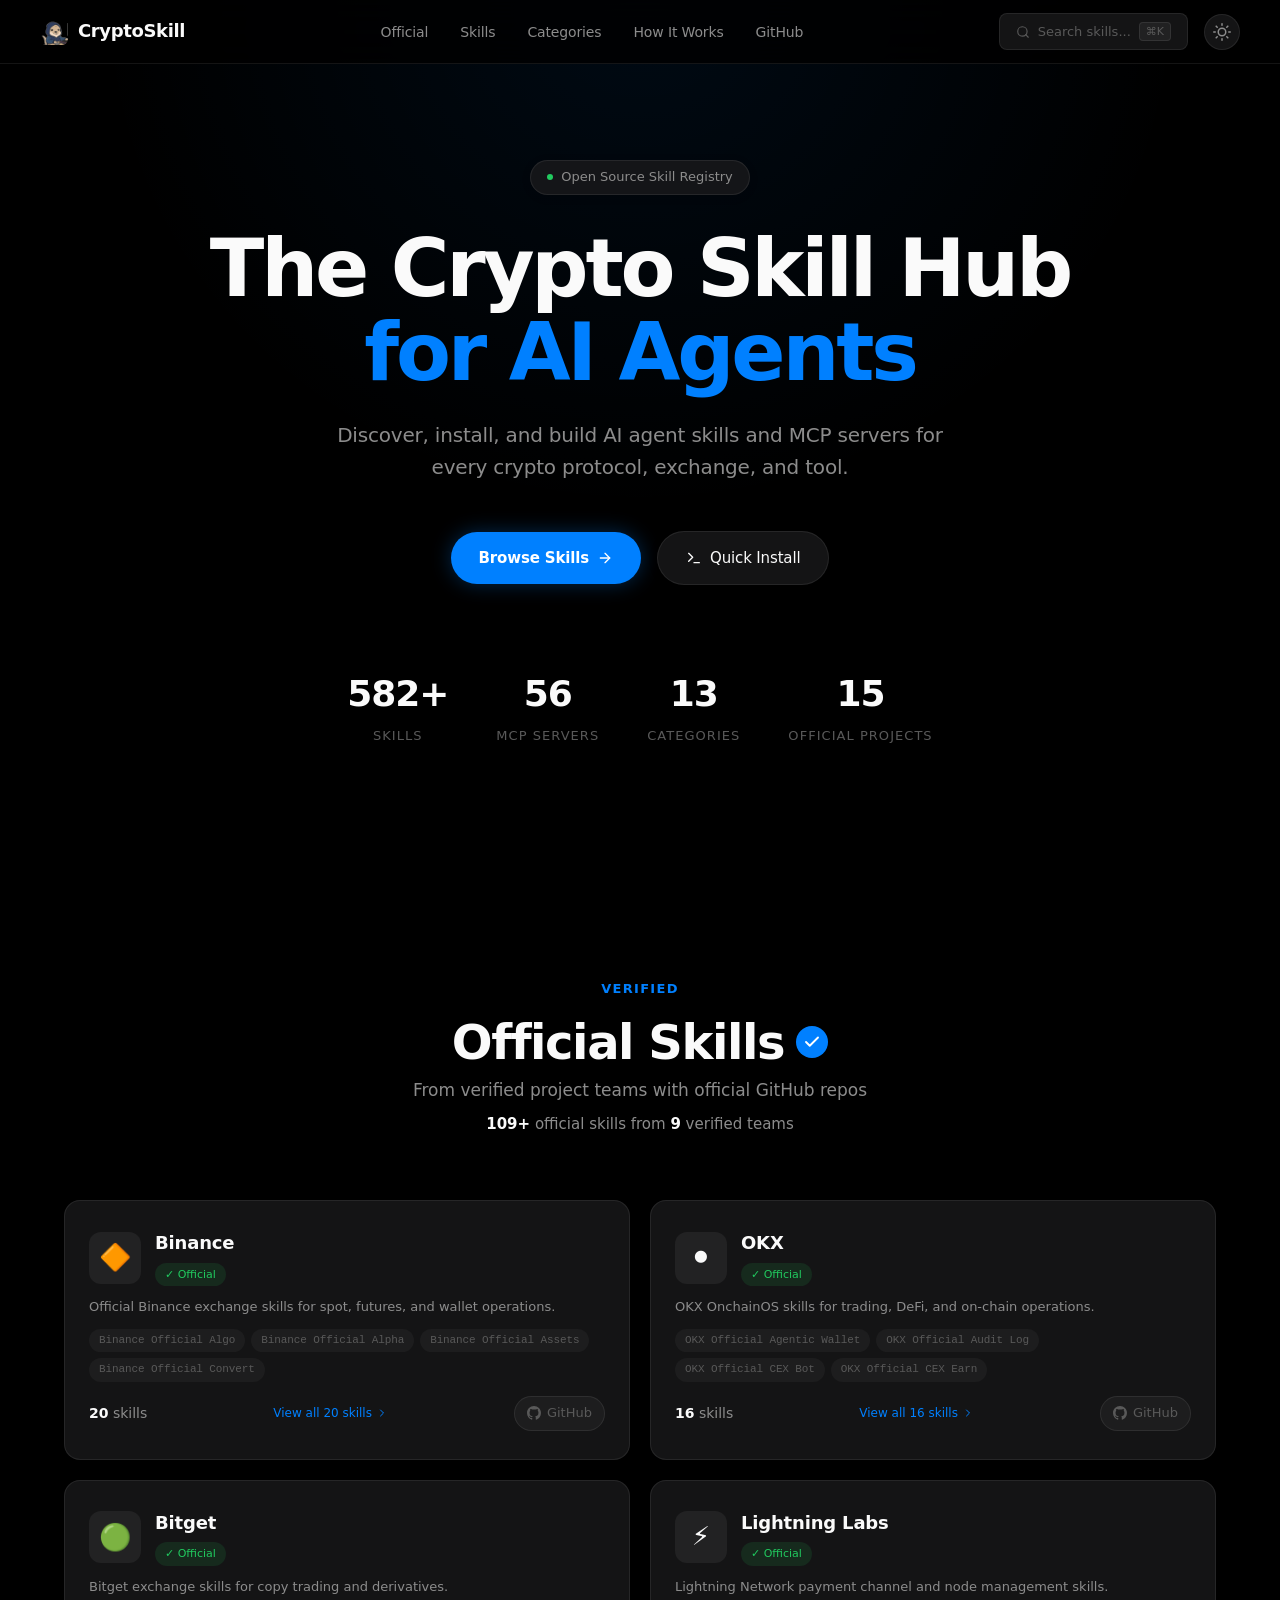
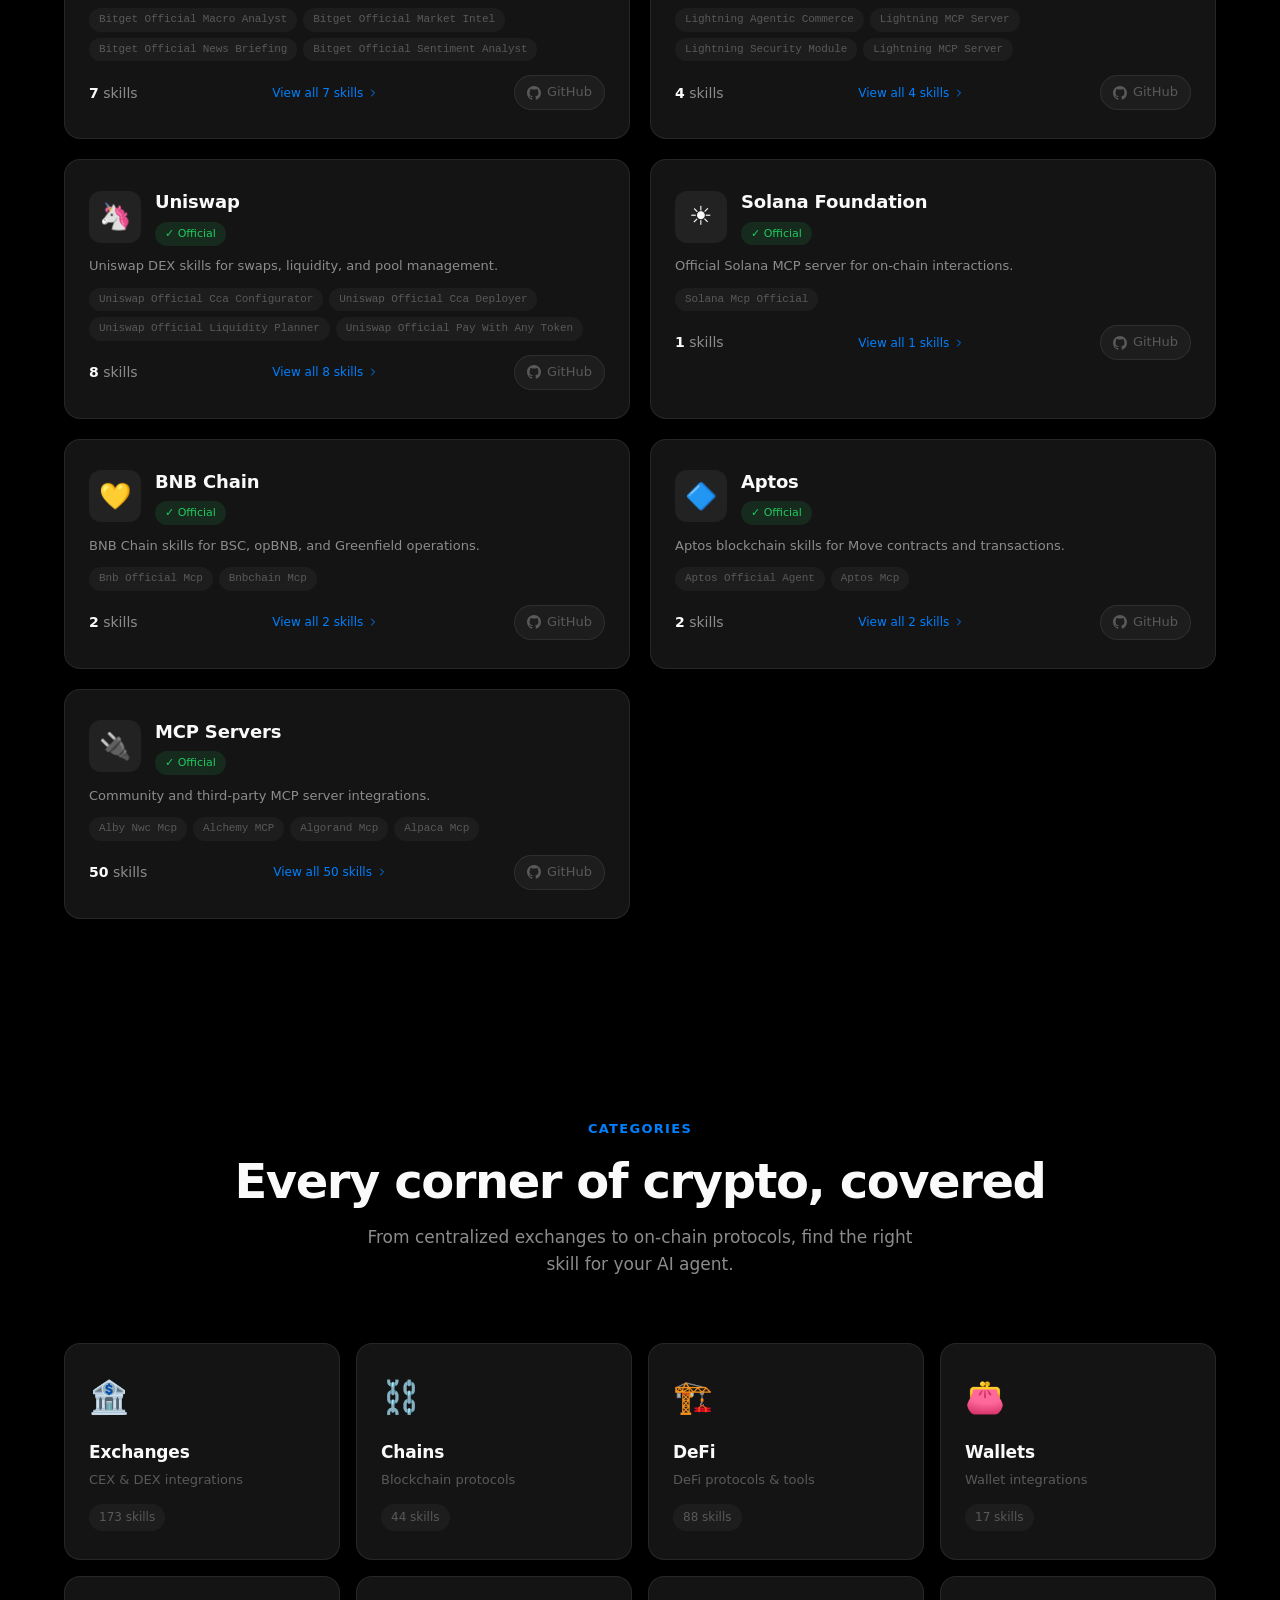
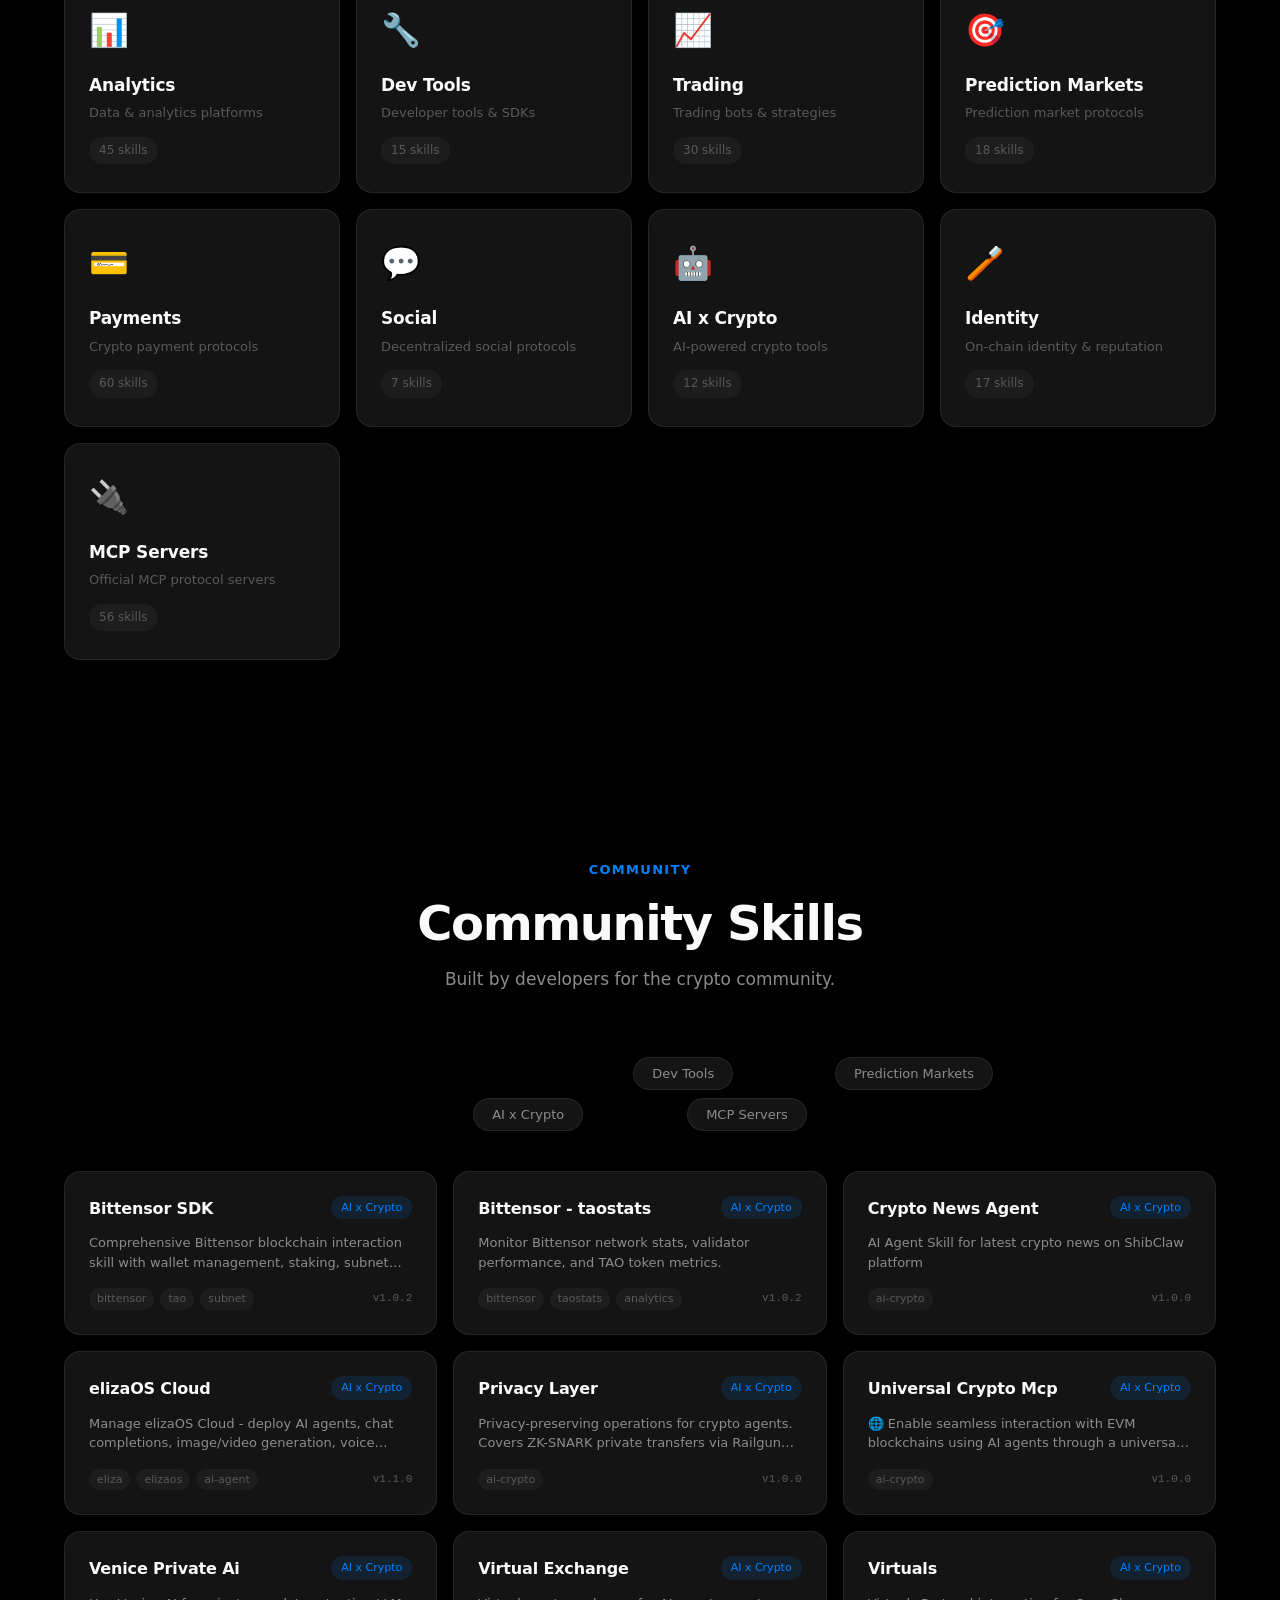
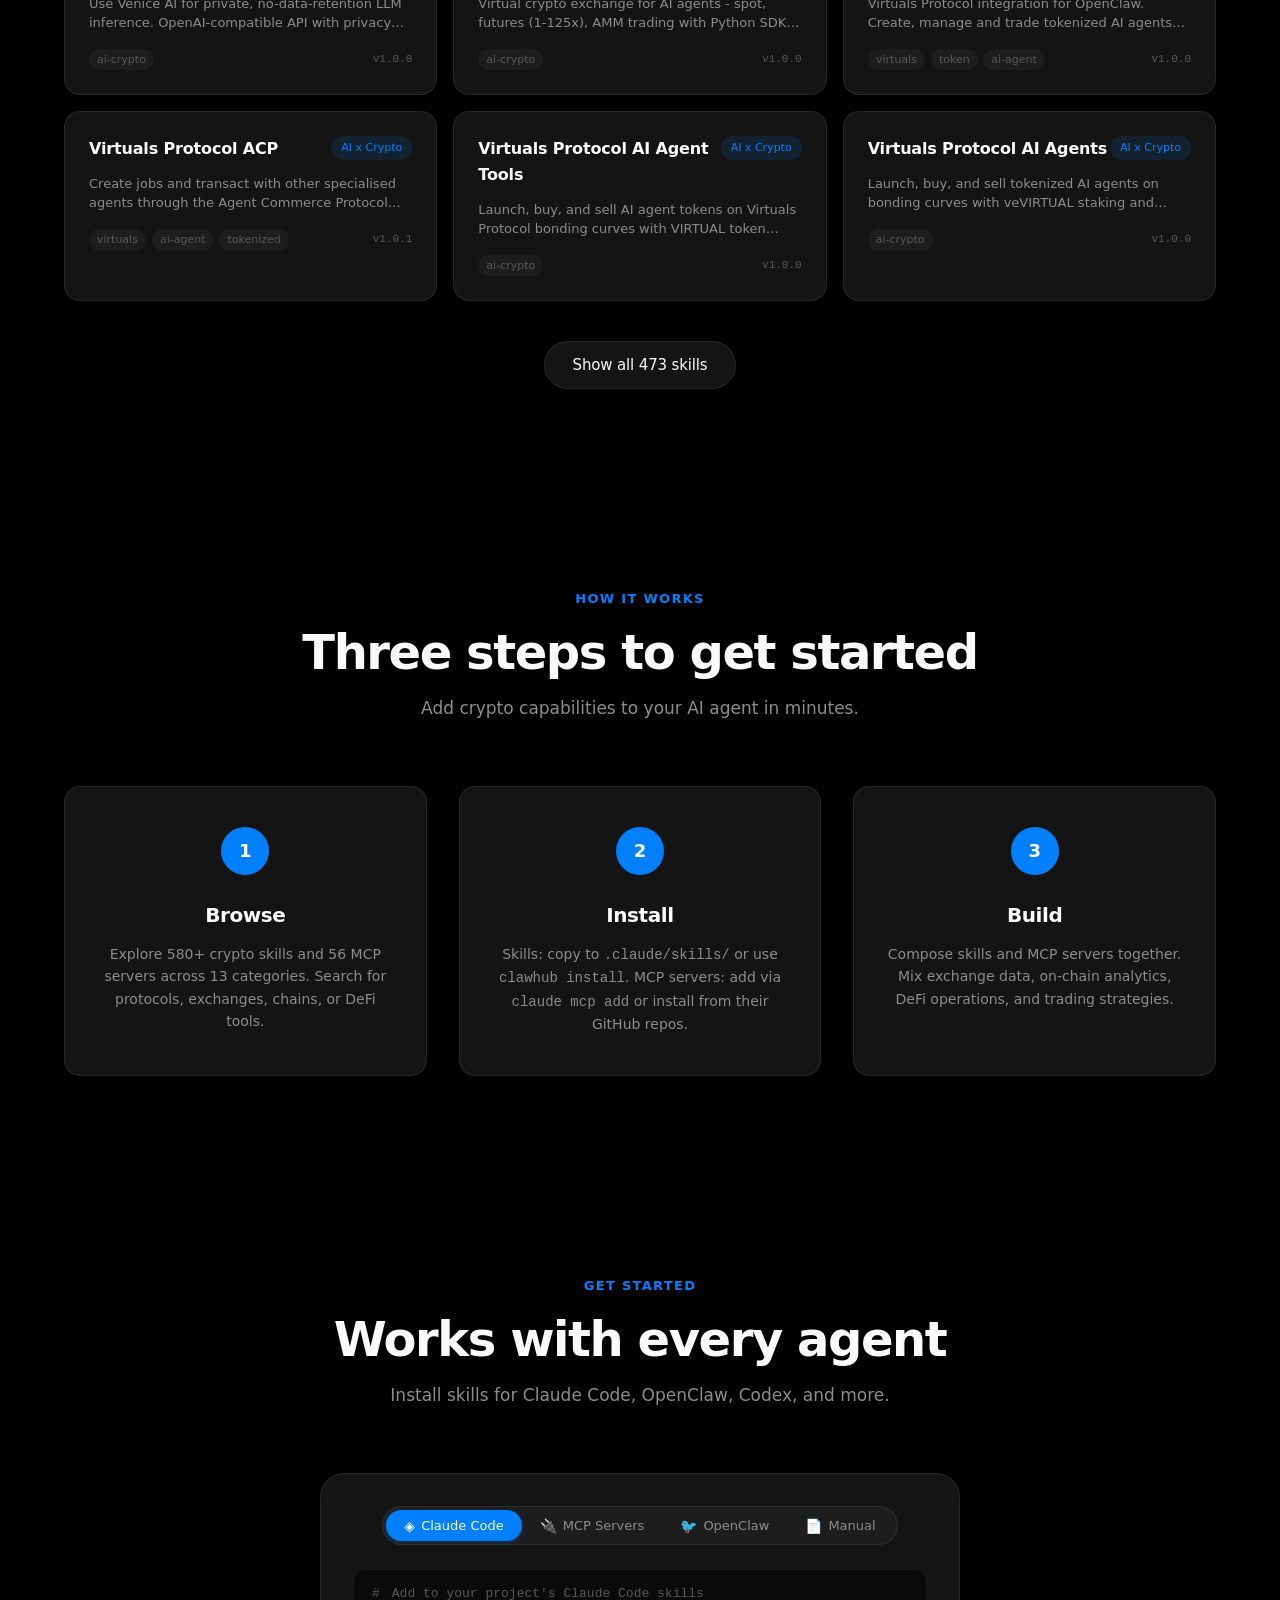
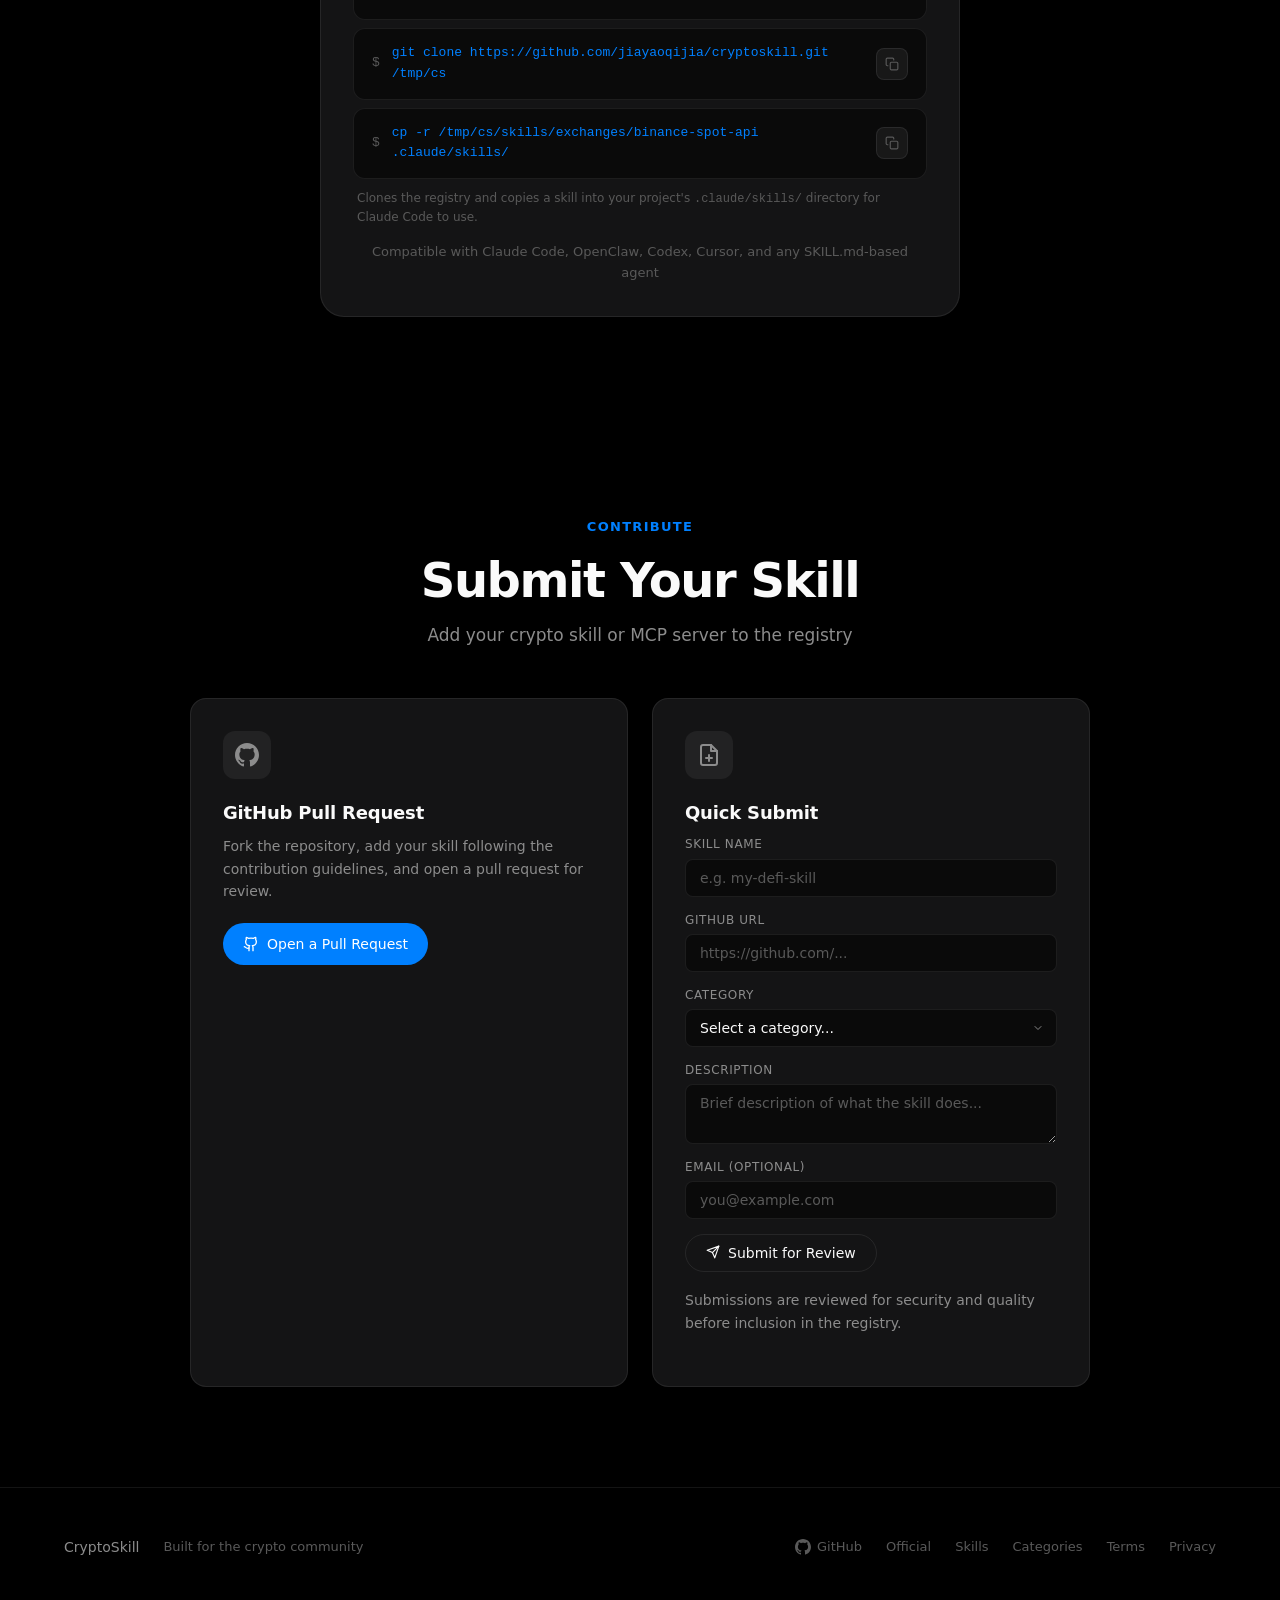
<file: docs/index.html>
<!DOCTYPE html>
<html lang="en">
<head>
  <meta charset="UTF-8">
  <meta name="viewport" content="width=device-width, initial-scale=1.0">
  <title>CryptoSkill - The Crypto Skill Hub for AI Agents</title>
  <meta name="description" content="Discover, install, and build AI agent skills and MCP servers for every crypto protocol, exchange, and tool. 580+ skills and 56 MCP servers across 13 categories.">
  <meta name="keywords" content="crypto, AI agents, skills, MCP, blockchain, DeFi, trading, exchanges">

  <!-- Open Graph -->
  <meta property="og:type" content="website">
  <meta property="og:title" content="CryptoSkill - The Crypto Skill Hub for AI Agents">
  <meta property="og:description" content="Discover, install, and build AI agent skills for every crypto protocol, exchange, and tool.">
  <meta property="og:url" content="https://cryptoskill.org">
  <meta property="og:site_name" content="CryptoSkill">
  <meta property="og:image" content="https://cryptoskill.org/og-image.png">

  <!-- Twitter -->
  <meta name="twitter:card" content="summary_large_image">
  <meta name="twitter:title" content="CryptoSkill - The Crypto Skill Hub for AI Agents">
  <meta name="twitter:description" content="Discover, install, and build AI agent skills for every crypto protocol, exchange, and tool.">

  <!-- Favicon -->
  <link rel="icon" href="favicon.ico" sizes="any">
  <link rel="icon" type="image/png" href="favicon.png" sizes="32x32">
  <link rel="apple-touch-icon" href="apple-touch-icon.png">

  <!-- Stylesheet -->
  <link rel="stylesheet" href="styles.css">
  <!-- Google tag (gtag.js) -->
  <script async src="https://www.googletagmanager.com/gtag/js?id=G-3VP1G7H67L"></script>
  <script>
    window.dataLayer = window.dataLayer || [];
    function gtag(){dataLayer.push(arguments);}
    gtag('js', new Date());
    gtag('config', 'G-3VP1G7H67L');
  </script>
</head>
<body>

  <!-- Navigation -->
  <nav class="navbar">
    <div class="container">
      <a href="#" class="nav-logo">
        <img src="icon.png" width="28" height="28" alt="CryptoSkill" style="border-radius:6px">
        CryptoSkill
      </a>

      <ul class="nav-links" id="navLinks">
        <li><a href="#official">Official</a></li>
        <li><a href="#skills">Skills</a></li>
        <li><a href="#categories">Categories</a></li>
        <li><a href="#how-it-works">How It Works</a></li>
        <li><a href="https://github.com/jiayaoqijia/cryptoskill" target="_blank" rel="noopener">GitHub</a></li>
      </ul>

      <div class="nav-right">
        <button class="nav-search-btn" aria-label="Search skills">
          <svg width="14" height="14" viewBox="0 0 24 24" fill="none" stroke="currentColor" stroke-width="2" stroke-linecap="round" stroke-linejoin="round">
            <circle cx="11" cy="11" r="8"/>
            <line x1="21" y1="21" x2="16.65" y2="16.65"/>
          </svg>
          Search skills...
          <kbd>&#8984;K</kbd>
        </button>

        <button class="theme-toggle" id="themeToggle" aria-label="Toggle theme">
          <!-- Sun icon (shown in dark mode) -->
          <svg class="icon-sun" width="18" height="18" viewBox="0 0 24 24" fill="none" stroke="currentColor" stroke-width="2" stroke-linecap="round" stroke-linejoin="round">
            <circle cx="12" cy="12" r="5"/>
            <line x1="12" y1="1" x2="12" y2="3"/>
            <line x1="12" y1="21" x2="12" y2="23"/>
            <line x1="4.22" y1="4.22" x2="5.64" y2="5.64"/>
            <line x1="18.36" y1="18.36" x2="19.78" y2="19.78"/>
            <line x1="1" y1="12" x2="3" y2="12"/>
            <line x1="21" y1="12" x2="23" y2="12"/>
            <line x1="4.22" y1="19.78" x2="5.64" y2="18.36"/>
            <line x1="18.36" y1="5.64" x2="19.78" y2="4.22"/>
          </svg>
          <!-- Moon icon (shown in light mode) -->
          <svg class="icon-moon" width="18" height="18" viewBox="0 0 24 24" fill="none" stroke="currentColor" stroke-width="2" stroke-linecap="round" stroke-linejoin="round">
            <path d="M21 12.79A9 9 0 1 1 11.21 3 7 7 0 0 0 21 12.79z"/>
          </svg>
        </button>

        <button class="mobile-toggle" id="mobileToggle" aria-label="Toggle menu">
          <span></span>
          <span></span>
          <span></span>
        </button>
      </div>
    </div>
  </nav>

  <!-- Search Overlay -->
  <div class="search-overlay" id="searchOverlay">
    <div class="search-container">
      <div class="search-input-wrap">
        <svg width="20" height="20" viewBox="0 0 24 24" fill="none" stroke="currentColor" stroke-width="2" stroke-linecap="round" stroke-linejoin="round">
          <circle cx="11" cy="11" r="8"/>
          <line x1="21" y1="21" x2="16.65" y2="16.65"/>
        </svg>
        <input type="text" id="searchInput" placeholder="Search skills, protocols, exchanges..." autocomplete="off">
      </div>
      <div class="search-results" id="searchResults"></div>
      <div class="search-hint">
        <span>Type to search through all skills</span>
        <kbd>ESC</kbd>
      </div>
    </div>
  </div>

  <!-- Skill Detail Modal -->
  <div class="modal-overlay" id="modalOverlay">
    <div class="modal"></div>
  </div>

  <!-- Hero Section -->
  <section class="hero">
    <div class="hero-glow"></div>
    <div class="container">
      <div class="hero-badge">
        <span class="dot"></span>
        Open Source Skill Registry
      </div>
      <h1>The Crypto Skill Hub<br><span class="accent">for AI Agents</span></h1>
      <p class="subtitle">Discover, install, and build AI agent skills and MCP servers for every crypto protocol, exchange, and tool.</p>
      <div class="hero-actions">
        <a href="#official" class="btn-primary">
          Browse Skills
          <svg width="16" height="16" viewBox="0 0 24 24" fill="none" stroke="currentColor" stroke-width="2" stroke-linecap="round" stroke-linejoin="round">
            <line x1="5" y1="12" x2="19" y2="12"/>
            <polyline points="12 5 19 12 12 19"/>
          </svg>
        </a>
        <a href="#install" class="btn-secondary">
          <svg width="16" height="16" viewBox="0 0 24 24" fill="none" stroke="currentColor" stroke-width="2" stroke-linecap="round" stroke-linejoin="round">
            <polyline points="4 17 10 11 4 5"/>
            <line x1="12" y1="19" x2="20" y2="19"/>
          </svg>
          Quick Install
        </a>
      </div>
      <div class="stats-bar">
        <div class="stat-item">
          <div class="stat-value" id="statSkills">582+</div>
          <div class="stat-label">Skills</div>
        </div>
        <div class="stat-item">
          <div class="stat-value" id="statMCP">56</div>
          <div class="stat-label">MCP Servers</div>
        </div>
        <div class="stat-item">
          <div class="stat-value" id="statCategories">13</div>
          <div class="stat-label">Categories</div>
        </div>
        <div class="stat-item">
          <div class="stat-value">15</div>
          <div class="stat-label">Official Projects</div>
        </div>
      </div>
    </div>
  </section>

  <!-- Official Skills Section -->
  <section class="official-section section" id="official">
    <div class="container">
      <div class="section-header fade-in-up">
        <div class="section-label">Verified</div>
        <div class="section-title-row">
          <h2>Official Skills</h2>
          <span class="verified-badge">
            <svg viewBox="0 0 24 24" fill="none" stroke="currentColor" stroke-width="2.5" stroke-linecap="round" stroke-linejoin="round">
              <polyline points="20 6 9 17 4 12"/>
            </svg>
          </span>
        </div>
        <p class="section-desc">From verified project teams with official GitHub repos</p>
        <p class="official-total-count" id="officialTotalCount"></p>
      </div>
      <div class="official-grid stagger" id="officialGrid">
        <!-- Populated by JS -->
      </div>
      <div class="official-skills-detail" id="officialSkillsDetail">
        <div class="official-skills-detail-header">
          <h3 id="officialDetailTitle">Skills</h3>
          <button class="official-skills-detail-close" id="officialDetailClose">
            <svg width="14" height="14" viewBox="0 0 24 24" fill="none" stroke="currentColor" stroke-width="2" stroke-linecap="round" stroke-linejoin="round">
              <line x1="18" y1="6" x2="6" y2="18"/>
              <line x1="6" y1="6" x2="18" y2="18"/>
            </svg>
            Close
          </button>
        </div>
        <div class="official-skills-list stagger" id="officialSkillsList">
          <!-- Populated by JS -->
        </div>
      </div>
    </div>
  </section>

  <!-- Categories Section -->
  <section class="section" id="categories">
    <div class="container">
      <div class="section-header fade-in-up">
        <div class="section-label">Categories</div>
        <h2 class="section-title">Every corner of crypto, covered</h2>
        <p class="section-desc">From centralized exchanges to on-chain protocols, find the right skill for your AI agent.</p>
      </div>
      <div class="categories-grid stagger" id="categoriesGrid">
        <!-- Populated by JS -->
      </div>
    </div>
  </section>

  <!-- Community Skills Section -->
  <section class="section" id="skills">
    <div class="container">
      <div class="section-header fade-in-up">
        <div class="section-label">Community</div>
        <h2 class="section-title">Community Skills</h2>
        <p class="section-desc">Built by developers for the crypto community.</p>
      </div>
      <div class="skills-filter fade-in-up" id="filterContainer">
        <!-- Populated by JS -->
      </div>
      <div class="skills-grid stagger" id="skillsGrid">
        <!-- Populated by JS -->
      </div>
      <div class="skills-show-more" id="showMoreBtn" style="display:none;">
        <button class="btn-secondary">Show all skills</button>
      </div>
    </div>
  </section>

  <!-- How It Works -->
  <section class="section" id="how-it-works">
    <div class="container">
      <div class="section-header fade-in-up">
        <div class="section-label">How It Works</div>
        <h2 class="section-title">Three steps to get started</h2>
        <p class="section-desc">Add crypto capabilities to your AI agent in minutes.</p>
      </div>
      <div class="how-grid stagger">
        <div class="how-card fade-in-up">
          <div class="how-number">1</div>
          <div class="how-title">Browse</div>
          <div class="how-desc">Explore 580+ crypto skills and 56 MCP servers across 13 categories. Search for protocols, exchanges, chains, or DeFi tools.</div>
        </div>
        <div class="how-card fade-in-up">
          <div class="how-number">2</div>
          <div class="how-title">Install</div>
          <div class="how-desc">Skills: copy to <code>.claude/skills/</code> or use <code>clawhub install</code>. MCP servers: add via <code>claude mcp add</code> or install from their GitHub repos.</div>
        </div>
        <div class="how-card fade-in-up">
          <div class="how-number">3</div>
          <div class="how-title">Build</div>
          <div class="how-desc">Compose skills and MCP servers together. Mix exchange data, on-chain analytics, DeFi operations, and trading strategies.</div>
        </div>
      </div>
    </div>
  </section>

  <!-- Install Section -->
  <section class="section install-section" id="install">
    <div class="container">
      <div class="section-header fade-in-up">
        <div class="section-label">Get Started</div>
        <h2 class="section-title">Works with every agent</h2>
        <p class="section-desc">Install skills for Claude Code, OpenClaw, Codex, and more.</p>
      </div>
      <div class="install-box fade-in-up">
        <div class="install-tabs">
          <button class="install-tab active" onclick="switchInstallTab('claude',this)">
            <span class="tab-icon">&#9672;</span> Claude Code
          </button>
          <button class="install-tab" onclick="switchInstallTab('mcp',this)">
            <span class="tab-icon">&#128268;</span> MCP Servers
          </button>
          <button class="install-tab" onclick="switchInstallTab('openclaw',this)">
            <span class="tab-icon">&#128038;</span> OpenClaw
          </button>
          <button class="install-tab" onclick="switchInstallTab('manual',this)">
            <span class="tab-icon">&#128196;</span> Manual
          </button>
        </div>
        <div id="install-claude" class="install-panel">
          <div class="install-cmd" style="margin-bottom:8px">
            <span class="prompt">#</span>
            <code style="color:var(--text-tertiary)">Add to your project's Claude Code skills</code>
          </div>
          <div class="install-cmd" style="margin-bottom:8px">
            <span class="prompt">$</span>
            <code>git clone https://github.com/jiayaoqijia/cryptoskill.git /tmp/cs</code>
            <button class="copy-btn" onclick="copyToClipboard('git clone https://github.com/jiayaoqijia/cryptoskill.git /tmp/cs', this)" title="Copy">
              <svg width="14" height="14" viewBox="0 0 24 24" fill="none" stroke="currentColor" stroke-width="2" stroke-linecap="round" stroke-linejoin="round"><rect x="9" y="9" width="13" height="13" rx="2" ry="2"/><path d="M5 15H4a2 2 0 0 1-2-2V4a2 2 0 0 1 2-2h9a2 2 0 0 1 2 2v1"/></svg>
            </button>
          </div>
          <div class="install-cmd">
            <span class="prompt">$</span>
            <code>cp -r /tmp/cs/skills/exchanges/binance-spot-api .claude/skills/</code>
            <button class="copy-btn" onclick="copyToClipboard('cp -r /tmp/cs/skills/exchanges/binance-spot-api .claude/skills/', this)" title="Copy">
              <svg width="14" height="14" viewBox="0 0 24 24" fill="none" stroke="currentColor" stroke-width="2" stroke-linecap="round" stroke-linejoin="round"><rect x="9" y="9" width="13" height="13" rx="2" ry="2"/><path d="M5 15H4a2 2 0 0 1-2-2V4a2 2 0 0 1 2-2h9a2 2 0 0 1 2 2v1"/></svg>
            </button>
          </div>
          <div class="install-panel-note">Clones the registry and copies a skill into your project's <code>.claude/skills/</code> directory for Claude Code to use.</div>
        </div>
        <div id="install-mcp" class="install-panel" style="display:none">
          <div class="install-cmd" style="margin-bottom:8px">
            <span class="prompt">#</span>
            <code style="color:var(--text-tertiary)">Add a hosted MCP server to Claude Code</code>
          </div>
          <div class="install-cmd" style="margin-bottom:8px">
            <span class="prompt">$</span>
            <code>claude mcp add blockscout https://mcp.blockscout.com/mcp</code>
            <button class="copy-btn" onclick="copyToClipboard('claude mcp add blockscout https://mcp.blockscout.com/mcp', this)" title="Copy">
              <svg width="14" height="14" viewBox="0 0 24 24" fill="none" stroke="currentColor" stroke-width="2" stroke-linecap="round" stroke-linejoin="round"><rect x="9" y="9" width="13" height="13" rx="2" ry="2"/><path d="M5 15H4a2 2 0 0 1-2-2V4a2 2 0 0 1 2-2h9a2 2 0 0 1 2 2v1"/></svg>
            </button>
          </div>
          <div class="install-cmd" style="margin-bottom:8px">
            <span class="prompt">#</span>
            <code style="color:var(--text-tertiary)">Or install from GitHub and run locally via npx</code>
          </div>
          <div class="install-cmd" style="margin-bottom:8px">
            <span class="prompt">$</span>
            <code>npx @solana/mcp-server</code>
            <button class="copy-btn" onclick="copyToClipboard('npx @solana/mcp-server', this)" title="Copy">
              <svg width="14" height="14" viewBox="0 0 24 24" fill="none" stroke="currentColor" stroke-width="2" stroke-linecap="round" stroke-linejoin="round"><rect x="9" y="9" width="13" height="13" rx="2" ry="2"/><path d="M5 15H4a2 2 0 0 1-2-2V4a2 2 0 0 1 2-2h9a2 2 0 0 1 2 2v1"/></svg>
            </button>
          </div>
          <div class="install-cmd" style="margin-bottom:8px">
            <span class="prompt">#</span>
            <code style="color:var(--text-tertiary)">Or clone and build from source</code>
          </div>
          <div class="install-cmd" style="margin-bottom:8px">
            <span class="prompt">$</span>
            <code>git clone https://github.com/solana-foundation/solana-mcp-official.git</code>
            <button class="copy-btn" onclick="copyToClipboard('git clone https://github.com/solana-foundation/solana-mcp-official.git', this)" title="Copy">
              <svg width="14" height="14" viewBox="0 0 24 24" fill="none" stroke="currentColor" stroke-width="2" stroke-linecap="round" stroke-linejoin="round"><rect x="9" y="9" width="13" height="13" rx="2" ry="2"/><path d="M5 15H4a2 2 0 0 1-2-2V4a2 2 0 0 1 2-2h9a2 2 0 0 1 2 2v1"/></svg>
            </button>
          </div>
          <div class="install-cmd">
            <span class="prompt">$</span>
            <code>cd solana-mcp-official && npm install && npm start</code>
            <button class="copy-btn" onclick="copyToClipboard('cd solana-mcp-official && npm install && npm start', this)" title="Copy">
              <svg width="14" height="14" viewBox="0 0 24 24" fill="none" stroke="currentColor" stroke-width="2" stroke-linecap="round" stroke-linejoin="round"><rect x="9" y="9" width="13" height="13" rx="2" ry="2"/><path d="M5 15H4a2 2 0 0 1-2-2V4a2 2 0 0 1 2-2h9a2 2 0 0 1 2 2v1"/></svg>
            </button>
          </div>
          <div class="install-panel-note">Use <code>claude mcp add</code> for hosted MCP servers, <code>npx</code> for npm packages, or clone from GitHub for full control.</div>
        </div>
        <div id="install-openclaw" class="install-panel" style="display:none">
          <div class="install-cmd" style="margin-bottom:8px">
            <span class="prompt">#</span>
            <code style="color:var(--text-tertiary)">Install via ClawHub CLI</code>
          </div>
          <div class="install-cmd" style="margin-bottom:8px">
            <span class="prompt">$</span>
            <code>npm i -g clawhub</code>
            <button class="copy-btn" onclick="copyToClipboard('npm i -g clawhub', this)" title="Copy">
              <svg width="14" height="14" viewBox="0 0 24 24" fill="none" stroke="currentColor" stroke-width="2" stroke-linecap="round" stroke-linejoin="round"><rect x="9" y="9" width="13" height="13" rx="2" ry="2"/><path d="M5 15H4a2 2 0 0 1-2-2V4a2 2 0 0 1 2-2h9a2 2 0 0 1 2 2v1"/></svg>
            </button>
          </div>
          <div class="install-cmd">
            <span class="prompt">$</span>
            <code>clawhub install binance-spot-api</code>
            <button class="copy-btn" onclick="copyToClipboard('clawhub install binance-spot-api', this)" title="Copy">
              <svg width="14" height="14" viewBox="0 0 24 24" fill="none" stroke="currentColor" stroke-width="2" stroke-linecap="round" stroke-linejoin="round"><rect x="9" y="9" width="13" height="13" rx="2" ry="2"/><path d="M5 15H4a2 2 0 0 1-2-2V4a2 2 0 0 1 2-2h9a2 2 0 0 1 2 2v1"/></svg>
            </button>
          </div>
          <div class="install-panel-note">ClawHub CLI installs skills directly into your OpenClaw workspace with one command.</div>
        </div>
        <div id="install-manual" class="install-panel" style="display:none">
          <div class="install-cmd" style="margin-bottom:8px">
            <span class="prompt">#</span>
            <code style="color:var(--text-tertiary)">Copy to any agent's workspace skills directory</code>
          </div>
          <div class="install-cmd" style="margin-bottom:8px">
            <span class="prompt">$</span>
            <code>git clone https://github.com/jiayaoqijia/cryptoskill.git</code>
            <button class="copy-btn" onclick="copyToClipboard('git clone https://github.com/jiayaoqijia/cryptoskill.git', this)" title="Copy">
              <svg width="14" height="14" viewBox="0 0 24 24" fill="none" stroke="currentColor" stroke-width="2" stroke-linecap="round" stroke-linejoin="round"><rect x="9" y="9" width="13" height="13" rx="2" ry="2"/><path d="M5 15H4a2 2 0 0 1-2-2V4a2 2 0 0 1 2-2h9a2 2 0 0 1 2 2v1"/></svg>
            </button>
          </div>
          <div class="install-cmd">
            <span class="prompt">$</span>
            <code>cp -r cryptoskill/skills/exchanges/binance-spot-api ~/workspace/skills/</code>
            <button class="copy-btn" onclick="copyToClipboard('cp -r cryptoskill/skills/exchanges/binance-spot-api ~/workspace/skills/', this)" title="Copy">
              <svg width="14" height="14" viewBox="0 0 24 24" fill="none" stroke="currentColor" stroke-width="2" stroke-linecap="round" stroke-linejoin="round"><rect x="9" y="9" width="13" height="13" rx="2" ry="2"/><path d="M5 15H4a2 2 0 0 1-2-2V4a2 2 0 0 1 2-2h9a2 2 0 0 1 2 2v1"/></svg>
            </button>
          </div>
          <div class="install-panel-note">Clone the full registry and manually copy any skill folder into your agent's skills directory.</div>
        </div>
        <p class="install-note">Compatible with Claude Code, OpenClaw, Codex, Cursor, and any SKILL.md-based agent</p>
      </div>
    </div>
  </section>

  <!-- Submit Section -->
  <section class="submit-section section" id="submit">
    <div class="container">
      <div class="section-header fade-in-up">
        <div class="section-label">Contribute</div>
        <h2 class="section-title">Submit Your Skill</h2>
        <p class="section-desc">Add your crypto skill or MCP server to the registry</p>
      </div>
      <div class="submit-grid fade-in-up">
        <!-- GitHub PR Path -->
        <div class="submit-card">
          <div class="submit-card-icon">
            <svg viewBox="0 0 24 24" fill="currentColor"><path d="M12 0c-6.626 0-12 5.373-12 12 0 5.302 3.438 9.8 8.207 11.387.599.111.793-.261.793-.577v-2.234c-3.338.726-4.033-1.416-4.033-1.416-.546-1.387-1.333-1.756-1.333-1.756-1.089-.745.083-.729.083-.729 1.205.084 1.839 1.237 1.839 1.237 1.07 1.834 2.807 1.304 3.492.997.107-.775.418-1.305.762-1.604-2.665-.305-5.467-1.334-5.467-5.931 0-1.311.469-2.381 1.236-3.221-.124-.303-.535-1.524.117-3.176 0 0 1.008-.322 3.301 1.23.957-.266 1.983-.399 3.003-.404 1.02.005 2.047.138 3.006.404 2.291-1.552 3.297-1.23 3.297-1.23.653 1.653.242 2.874.118 3.176.77.84 1.235 1.911 1.235 3.221 0 4.609-2.807 5.624-5.479 5.921.43.372.823 1.102.823 2.222v3.293c0 .319.192.694.801.576 4.765-1.589 8.199-6.086 8.199-11.386 0-6.627-5.373-12-12-12z"/></svg>
          </div>
          <h3>GitHub Pull Request</h3>
          <p>Fork the repository, add your skill following the contribution guidelines, and open a pull request for review.</p>
          <a href="https://github.com/jiayaoqijia/cryptoskill/blob/main/CONTRIBUTING.md" target="_blank" rel="noopener" class="btn-submit">
            <svg width="16" height="16" viewBox="0 0 24 24" fill="none" stroke="currentColor" stroke-width="2" stroke-linecap="round" stroke-linejoin="round">
              <path d="M15 22v-4a4.8 4.8 0 0 0-1-3.5c3 0 6-2 6-5.5.08-1.25-.27-2.48-1-3.5.28-1.15.28-2.35 0-3.5 0 0-1 0-3 1.5-2.64-.5-5.36-.5-8 0C6 2 5 2 5 2c-.3 1.15-.3 2.35 0 3.5A5.403 5.403 0 0 0 4 9c0 3.5 3 5.5 6 5.5-.39.49-.68 1.05-.85 1.65-.17.6-.22 1.23-.15 1.85v4"/>
              <path d="M9 18c-4.51 2-5-2-7-2"/>
            </svg>
            Open a Pull Request
          </a>
        </div>

        <!-- Quick Submit Form -->
        <div class="submit-card">
          <div class="submit-card-icon">
            <svg viewBox="0 0 24 24" fill="none" stroke="currentColor" stroke-width="2" stroke-linecap="round" stroke-linejoin="round">
              <path d="M14 2H6a2 2 0 0 0-2 2v16a2 2 0 0 0 2 2h12a2 2 0 0 0 2-2V8z"/>
              <polyline points="14 2 14 8 20 8"/>
              <line x1="12" y1="18" x2="12" y2="12"/>
              <line x1="9" y1="15" x2="15" y2="15"/>
            </svg>
          </div>
          <h3>Quick Submit</h3>
          <form class="submit-form" id="quickSubmitForm">
            <div class="form-group">
              <label for="submitName">Skill Name</label>
              <input type="text" id="submitName" placeholder="e.g. my-defi-skill">
            </div>
            <div class="form-group">
              <label for="submitURL">GitHub URL</label>
              <input type="url" id="submitURL" placeholder="https://github.com/...">
            </div>
            <div class="form-group">
              <label for="submitCategory">Category</label>
              <select id="submitCategory">
                <option value="">Select a category...</option>
                <option value="exchanges">Exchanges</option>
                <option value="defi">DeFi</option>
                <option value="l1-l2">L1/L2 Chains</option>
                <option value="analytics">Analytics</option>
                <option value="nft-gaming">NFT &amp; Gaming</option>
                <option value="wallets">Wallets</option>
                <option value="data-feeds">Data Feeds</option>
                <option value="mcp-servers">MCP Servers</option>
                <option value="security">Security</option>
                <option value="payments">Payments</option>
                <option value="ai-crypto">AI &amp; Crypto</option>
                <option value="social-governance">Social &amp; Governance</option>
                <option value="dev-tools">Dev Tools</option>
              </select>
            </div>
            <div class="form-group">
              <label for="submitDesc">Description</label>
              <textarea id="submitDesc" rows="2" placeholder="Brief description of what the skill does..."></textarea>
            </div>
            <div class="form-group">
              <label for="submitEmail">Email (optional)</label>
              <input type="email" id="submitEmail" placeholder="you@example.com">
            </div>
            <div class="submit-form-actions">
              <button type="submit" class="btn-submit-outline">
                <svg width="14" height="14" viewBox="0 0 24 24" fill="none" stroke="currentColor" stroke-width="2" stroke-linecap="round" stroke-linejoin="round">
                  <line x1="22" y1="2" x2="11" y2="13"/>
                  <polygon points="22 2 15 22 11 13 2 9 22 2"/>
                </svg>
                Submit for Review
              </button>
            </div>
            <p class="submit-form-note">Submissions are reviewed for security and quality before inclusion in the registry.</p>
          </form>
        </div>
      </div>
    </div>
  </section>

  <!-- Footer -->
  <footer class="footer">
    <div class="container">
      <div class="footer-left">
        <span class="footer-brand">CryptoSkill</span>
        <span class="footer-text">Built for the crypto community</span>
      </div>
      <div class="footer-links">
        <a href="https://github.com/jiayaoqijia/cryptoskill" target="_blank" rel="noopener">
          <svg width="16" height="16" viewBox="0 0 24 24" fill="currentColor">
            <path d="M12 0c-6.626 0-12 5.373-12 12 0 5.302 3.438 9.8 8.207 11.387.599.111.793-.261.793-.577v-2.234c-3.338.726-4.033-1.416-4.033-1.416-.546-1.387-1.333-1.756-1.333-1.756-1.089-.745.083-.729.083-.729 1.205.084 1.839 1.237 1.839 1.237 1.07 1.834 2.807 1.304 3.492.997.107-.775.418-1.305.762-1.604-2.665-.305-5.467-1.334-5.467-5.931 0-1.311.469-2.381 1.236-3.221-.124-.303-.535-1.524.117-3.176 0 0 1.008-.322 3.301 1.23.957-.266 1.983-.399 3.003-.404 1.02.005 2.047.138 3.006.404 2.291-1.552 3.297-1.23 3.297-1.23.653 1.653.242 2.874.118 3.176.77.84 1.235 1.911 1.235 3.221 0 4.609-2.807 5.624-5.479 5.921.43.372.823 1.102.823 2.222v3.293c0 .319.192.694.801.576 4.765-1.589 8.199-6.086 8.199-11.386 0-6.627-5.373-12-12-12z"/>
          </svg>
          GitHub
        </a>
        <a href="#official">Official</a>
        <a href="#skills">Skills</a>
        <a href="#categories">Categories</a>
        <a href="terms.html">Terms</a>
        <a href="privacy.html">Privacy</a>
      </div>
    </div>
  </footer>

  <!-- App JS -->
  <script src="app.js"></script>
</body>
</html>
</file>
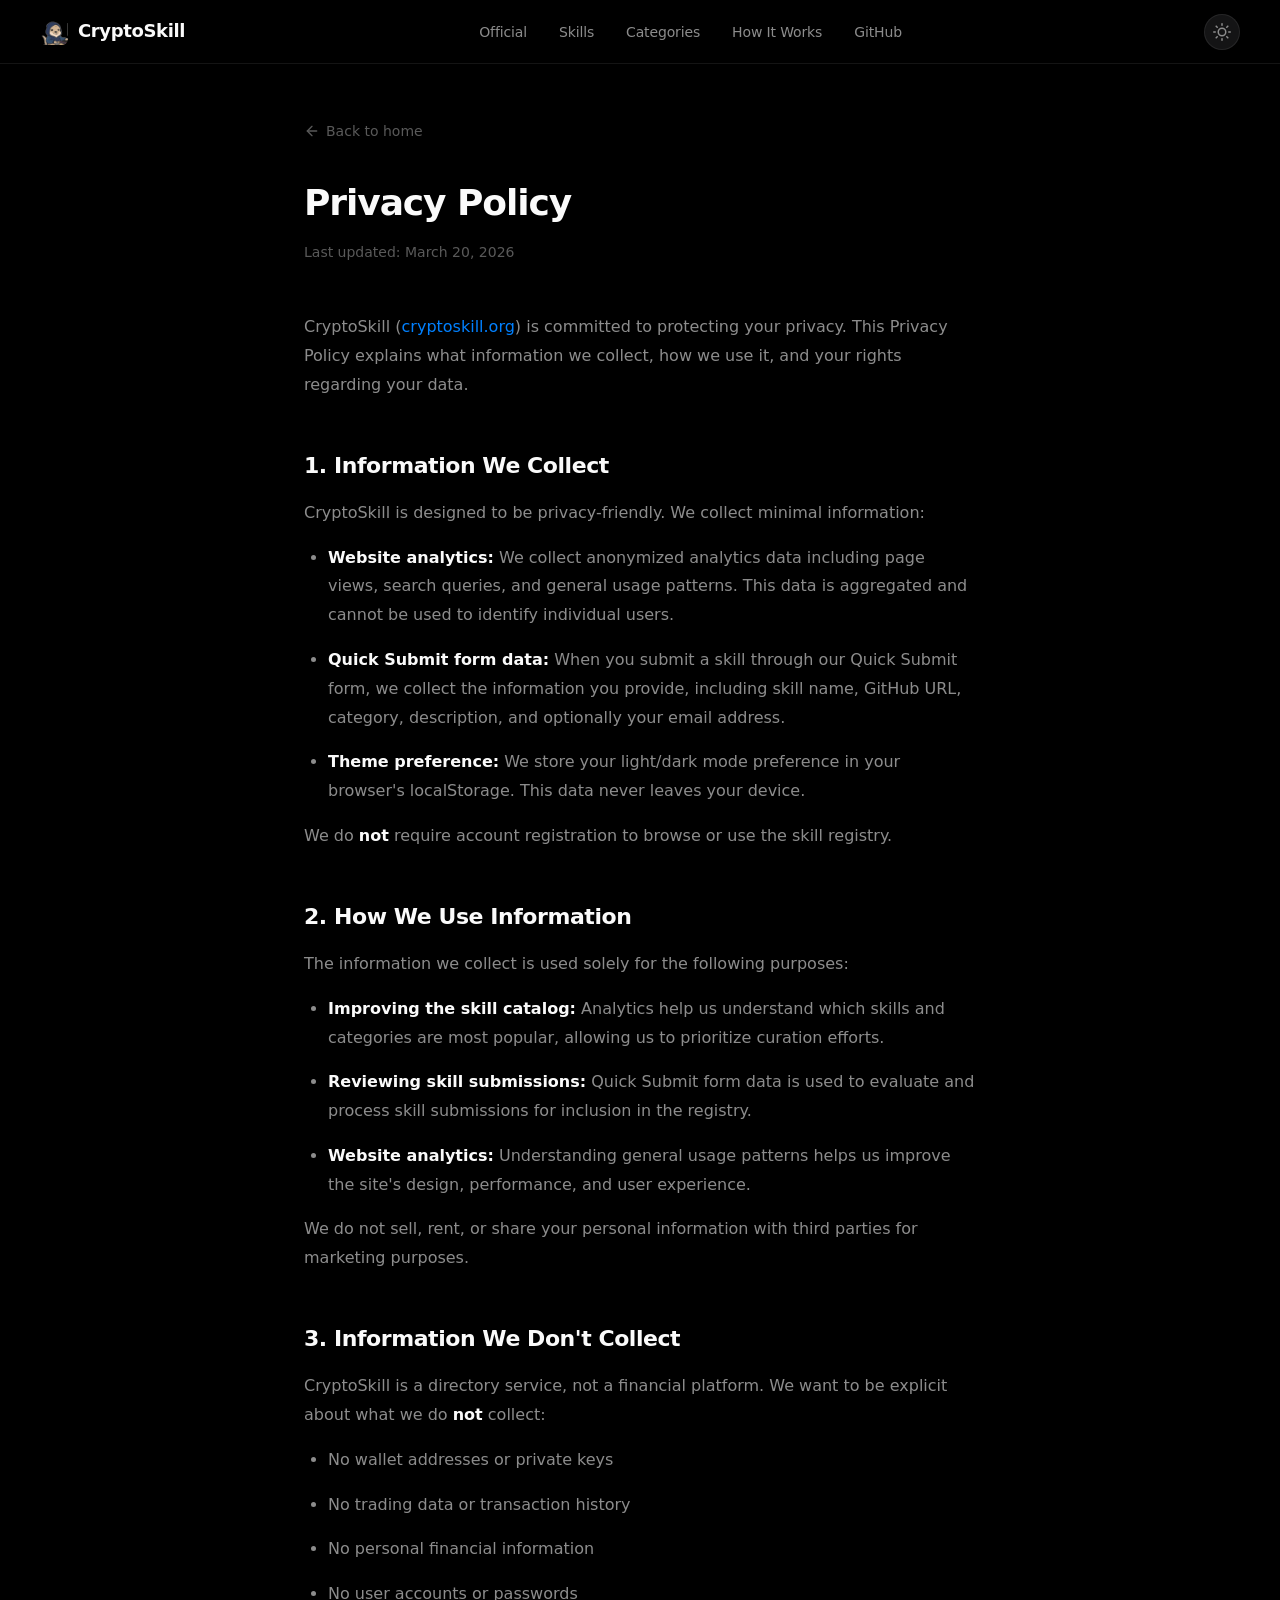
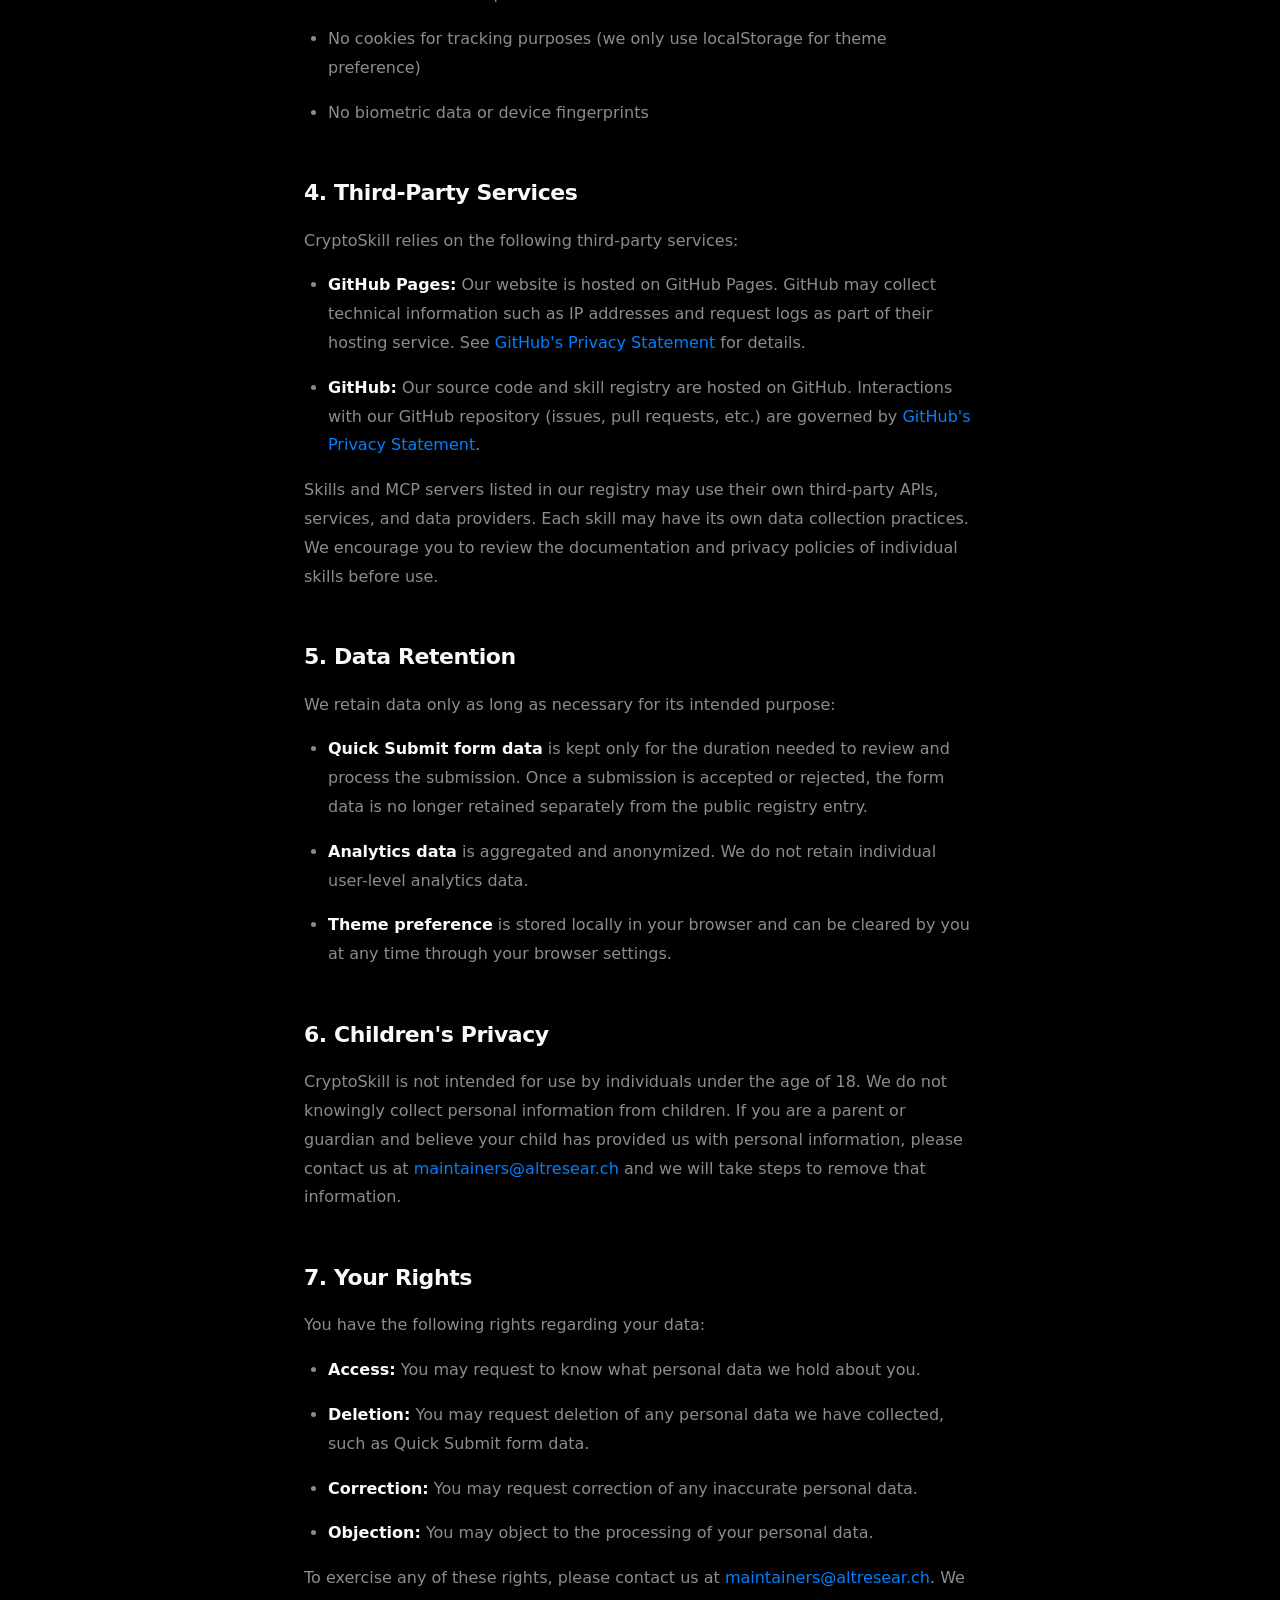
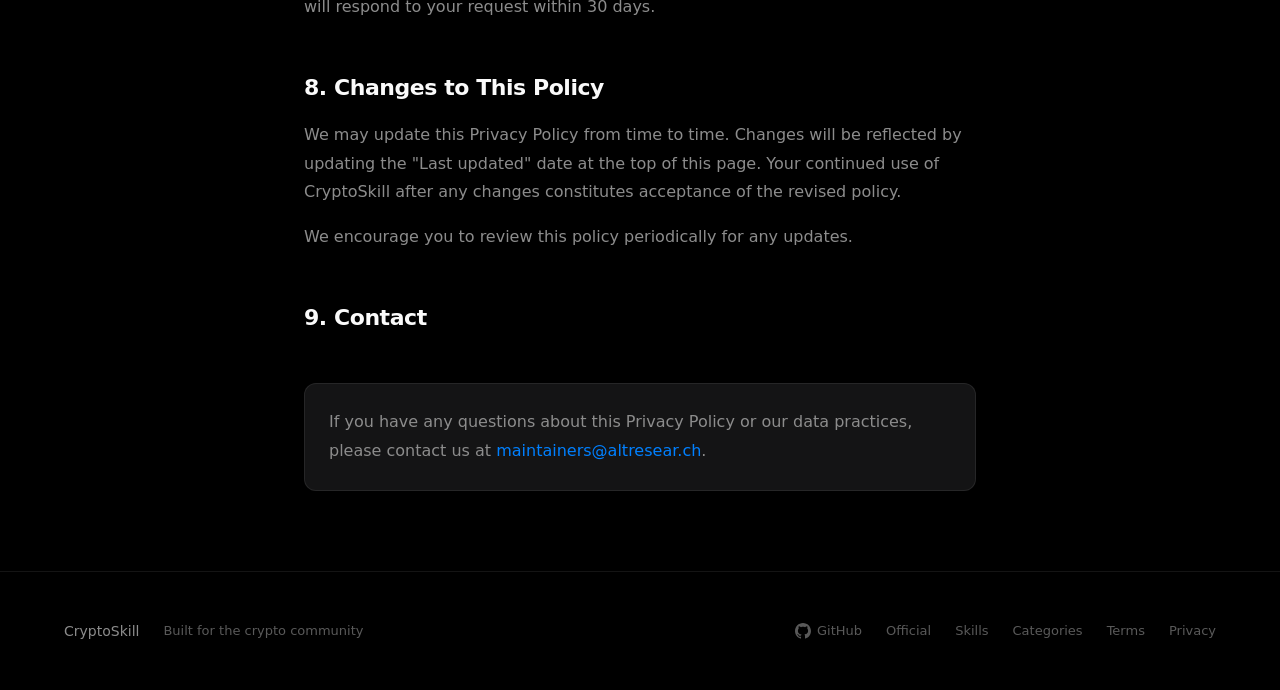
<file: docs/privacy.html>
<!DOCTYPE html>
<html lang="en">
<head>
  <meta charset="UTF-8">
  <meta name="viewport" content="width=device-width, initial-scale=1.0">
  <title>Privacy Policy - CryptoSkill</title>
  <meta name="description" content="Privacy Policy for CryptoSkill, the open source registry of crypto AI agent skills and MCP servers.">

  <!-- Open Graph -->
  <meta property="og:type" content="website">
  <meta property="og:title" content="Privacy Policy - CryptoSkill">
  <meta property="og:description" content="Privacy Policy for CryptoSkill, the open source registry of crypto AI agent skills and MCP servers.">
  <meta property="og:url" content="https://cryptoskill.org/privacy.html">
  <meta property="og:site_name" content="CryptoSkill">

  <!-- Favicon -->
  <link rel="icon" href="favicon.ico" sizes="any">
  <link rel="icon" type="image/png" href="favicon.png" sizes="32x32">
  <link rel="apple-touch-icon" href="apple-touch-icon.png">

  <!-- Stylesheet -->
  <link rel="stylesheet" href="styles.css">
  <!-- Google tag (gtag.js) -->
  <script async src="https://www.googletagmanager.com/gtag/js?id=G-3VP1G7H67L"></script>
  <script>
    window.dataLayer = window.dataLayer || [];
    function gtag(){dataLayer.push(arguments);}
    gtag('js', new Date());
    gtag('config', 'G-3VP1G7H67L');
  </script>
</head>
<body>

  <!-- Navigation -->
  <nav class="navbar">
    <div class="container">
      <a href="index.html" class="nav-logo">
        <img src="icon.png" width="28" height="28" alt="CryptoSkill" style="border-radius:6px">
        CryptoSkill
      </a>

      <ul class="nav-links" id="navLinks">
        <li><a href="index.html#official">Official</a></li>
        <li><a href="index.html#skills">Skills</a></li>
        <li><a href="index.html#categories">Categories</a></li>
        <li><a href="index.html#how-it-works">How It Works</a></li>
        <li><a href="https://github.com/jiayaoqijia/cryptoskill" target="_blank" rel="noopener">GitHub</a></li>
      </ul>

      <div class="nav-right">
        <button class="theme-toggle" id="themeToggle" aria-label="Toggle theme">
          <!-- Sun icon (shown in dark mode) -->
          <svg class="icon-sun" width="18" height="18" viewBox="0 0 24 24" fill="none" stroke="currentColor" stroke-width="2" stroke-linecap="round" stroke-linejoin="round">
            <circle cx="12" cy="12" r="5"/>
            <line x1="12" y1="1" x2="12" y2="3"/>
            <line x1="12" y1="21" x2="12" y2="23"/>
            <line x1="4.22" y1="4.22" x2="5.64" y2="5.64"/>
            <line x1="18.36" y1="18.36" x2="19.78" y2="19.78"/>
            <line x1="1" y1="12" x2="3" y2="12"/>
            <line x1="21" y1="12" x2="23" y2="12"/>
            <line x1="4.22" y1="19.78" x2="5.64" y2="18.36"/>
            <line x1="18.36" y1="5.64" x2="19.78" y2="4.22"/>
          </svg>
          <!-- Moon icon (shown in light mode) -->
          <svg class="icon-moon" width="18" height="18" viewBox="0 0 24 24" fill="none" stroke="currentColor" stroke-width="2" stroke-linecap="round" stroke-linejoin="round">
            <path d="M21 12.79A9 9 0 1 1 11.21 3 7 7 0 0 0 21 12.79z"/>
          </svg>
        </button>

        <button class="mobile-toggle" id="mobileToggle" aria-label="Toggle menu">
          <span></span>
          <span></span>
          <span></span>
        </button>
      </div>
    </div>
  </nav>

  <!-- Privacy Policy Content -->
  <div class="legal-content">
    <a href="index.html" class="legal-back">
      <svg viewBox="0 0 24 24" fill="none" stroke="currentColor" stroke-width="2" stroke-linecap="round" stroke-linejoin="round">
        <line x1="19" y1="12" x2="5" y2="12"/>
        <polyline points="12 19 5 12 12 5"/>
      </svg>
      Back to home
    </a>

    <h1>Privacy Policy</h1>
    <p class="legal-date">Last updated: March 20, 2026</p>

    <p>CryptoSkill (<a href="https://cryptoskill.org">cryptoskill.org</a>) is committed to protecting your privacy. This Privacy Policy explains what information we collect, how we use it, and your rights regarding your data.</p>

    <h2>1. Information We Collect</h2>
    <p>CryptoSkill is designed to be privacy-friendly. We collect minimal information:</p>
    <ul>
      <li><strong>Website analytics:</strong> We collect anonymized analytics data including page views, search queries, and general usage patterns. This data is aggregated and cannot be used to identify individual users.</li>
      <li><strong>Quick Submit form data:</strong> When you submit a skill through our Quick Submit form, we collect the information you provide, including skill name, GitHub URL, category, description, and optionally your email address.</li>
      <li><strong>Theme preference:</strong> We store your light/dark mode preference in your browser's localStorage. This data never leaves your device.</li>
    </ul>
    <p>We do <strong>not</strong> require account registration to browse or use the skill registry.</p>

    <h2>2. How We Use Information</h2>
    <p>The information we collect is used solely for the following purposes:</p>
    <ul>
      <li><strong>Improving the skill catalog:</strong> Analytics help us understand which skills and categories are most popular, allowing us to prioritize curation efforts.</li>
      <li><strong>Reviewing skill submissions:</strong> Quick Submit form data is used to evaluate and process skill submissions for inclusion in the registry.</li>
      <li><strong>Website analytics:</strong> Understanding general usage patterns helps us improve the site's design, performance, and user experience.</li>
    </ul>
    <p>We do not sell, rent, or share your personal information with third parties for marketing purposes.</p>

    <h2>3. Information We Don't Collect</h2>
    <p>CryptoSkill is a directory service, not a financial platform. We want to be explicit about what we do <strong>not</strong> collect:</p>
    <ul>
      <li>No wallet addresses or private keys</li>
      <li>No trading data or transaction history</li>
      <li>No personal financial information</li>
      <li>No user accounts or passwords</li>
      <li>No cookies for tracking purposes (we only use localStorage for theme preference)</li>
      <li>No biometric data or device fingerprints</li>
    </ul>

    <h2>4. Third-Party Services</h2>
    <p>CryptoSkill relies on the following third-party services:</p>
    <ul>
      <li><strong>GitHub Pages:</strong> Our website is hosted on GitHub Pages. GitHub may collect technical information such as IP addresses and request logs as part of their hosting service. See <a href="https://docs.github.com/en/site-policy/privacy-policies/github-general-privacy-statement" target="_blank" rel="noopener">GitHub's Privacy Statement</a> for details.</li>
      <li><strong>GitHub:</strong> Our source code and skill registry are hosted on GitHub. Interactions with our GitHub repository (issues, pull requests, etc.) are governed by <a href="https://docs.github.com/en/site-policy/privacy-policies/github-general-privacy-statement" target="_blank" rel="noopener">GitHub's Privacy Statement</a>.</li>
    </ul>
    <p>Skills and MCP servers listed in our registry may use their own third-party APIs, services, and data providers. Each skill may have its own data collection practices. We encourage you to review the documentation and privacy policies of individual skills before use.</p>

    <h2>5. Data Retention</h2>
    <p>We retain data only as long as necessary for its intended purpose:</p>
    <ul>
      <li><strong>Quick Submit form data</strong> is kept only for the duration needed to review and process the submission. Once a submission is accepted or rejected, the form data is no longer retained separately from the public registry entry.</li>
      <li><strong>Analytics data</strong> is aggregated and anonymized. We do not retain individual user-level analytics data.</li>
      <li><strong>Theme preference</strong> is stored locally in your browser and can be cleared by you at any time through your browser settings.</li>
    </ul>

    <h2>6. Children's Privacy</h2>
    <p>CryptoSkill is not intended for use by individuals under the age of 18. We do not knowingly collect personal information from children. If you are a parent or guardian and believe your child has provided us with personal information, please contact us at <a href="mailto:maintainers@altresear.ch">maintainers@altresear.ch</a> and we will take steps to remove that information.</p>

    <h2>7. Your Rights</h2>
    <p>You have the following rights regarding your data:</p>
    <ul>
      <li><strong>Access:</strong> You may request to know what personal data we hold about you.</li>
      <li><strong>Deletion:</strong> You may request deletion of any personal data we have collected, such as Quick Submit form data.</li>
      <li><strong>Correction:</strong> You may request correction of any inaccurate personal data.</li>
      <li><strong>Objection:</strong> You may object to the processing of your personal data.</li>
    </ul>
    <p>To exercise any of these rights, please contact us at <a href="mailto:maintainers@altresear.ch">maintainers@altresear.ch</a>. We will respond to your request within 30 days.</p>

    <h2>8. Changes to This Policy</h2>
    <p>We may update this Privacy Policy from time to time. Changes will be reflected by updating the "Last updated" date at the top of this page. Your continued use of CryptoSkill after any changes constitutes acceptance of the revised policy.</p>
    <p>We encourage you to review this policy periodically for any updates.</p>

    <h2>9. Contact</h2>
    <div class="legal-contact">
      <p>If you have any questions about this Privacy Policy or our data practices, please contact us at <a href="mailto:maintainers@altresear.ch">maintainers@altresear.ch</a>.</p>
    </div>
  </div>

  <!-- Footer -->
  <footer class="footer">
    <div class="container">
      <div class="footer-left">
        <span class="footer-brand">CryptoSkill</span>
        <span class="footer-text">Built for the crypto community</span>
      </div>
      <div class="footer-links">
        <a href="https://github.com/jiayaoqijia/cryptoskill" target="_blank" rel="noopener">
          <svg width="16" height="16" viewBox="0 0 24 24" fill="currentColor">
            <path d="M12 0c-6.626 0-12 5.373-12 12 0 5.302 3.438 9.8 8.207 11.387.599.111.793-.261.793-.577v-2.234c-3.338.726-4.033-1.416-4.033-1.416-.546-1.387-1.333-1.756-1.333-1.756-1.089-.745.083-.729.083-.729 1.205.084 1.839 1.237 1.839 1.237 1.07 1.834 2.807 1.304 3.492.997.107-.775.418-1.305.762-1.604-2.665-.305-5.467-1.334-5.467-5.931 0-1.311.469-2.381 1.236-3.221-.124-.303-.535-1.524.117-3.176 0 0 1.008-.322 3.301 1.23.957-.266 1.983-.399 3.003-.404 1.02.005 2.047.138 3.006.404 2.291-1.552 3.297-1.23 3.297-1.23.653 1.653.242 2.874.118 3.176.77.84 1.235 1.911 1.235 3.221 0 4.609-2.807 5.624-5.479 5.921.43.372.823 1.102.823 2.222v3.293c0 .319.192.694.801.576 4.765-1.589 8.199-6.086 8.199-11.386 0-6.627-5.373-12-12-12z"/>
          </svg>
          GitHub
        </a>
        <a href="index.html#official">Official</a>
        <a href="index.html#skills">Skills</a>
        <a href="index.html#categories">Categories</a>
        <a href="terms.html">Terms</a>
        <a href="privacy.html">Privacy</a>
      </div>
    </div>
  </footer>

  <!-- Theme toggle script -->
  <script>
    // Theme toggle
    const themeToggle = document.getElementById('themeToggle');
    const stored = localStorage.getItem('theme');
    if (stored) document.documentElement.setAttribute('data-theme', stored);

    themeToggle.addEventListener('click', () => {
      const current = document.documentElement.getAttribute('data-theme');
      const next = current === 'light' ? 'dark' : 'light';
      document.documentElement.setAttribute('data-theme', next);
      localStorage.setItem('theme', next);
    });

    // Mobile menu toggle
    const mobileToggle = document.getElementById('mobileToggle');
    const navLinks = document.getElementById('navLinks');
    mobileToggle.addEventListener('click', () => {
      navLinks.classList.toggle('open');
    });
  </script>
</body>
</html>
</file>
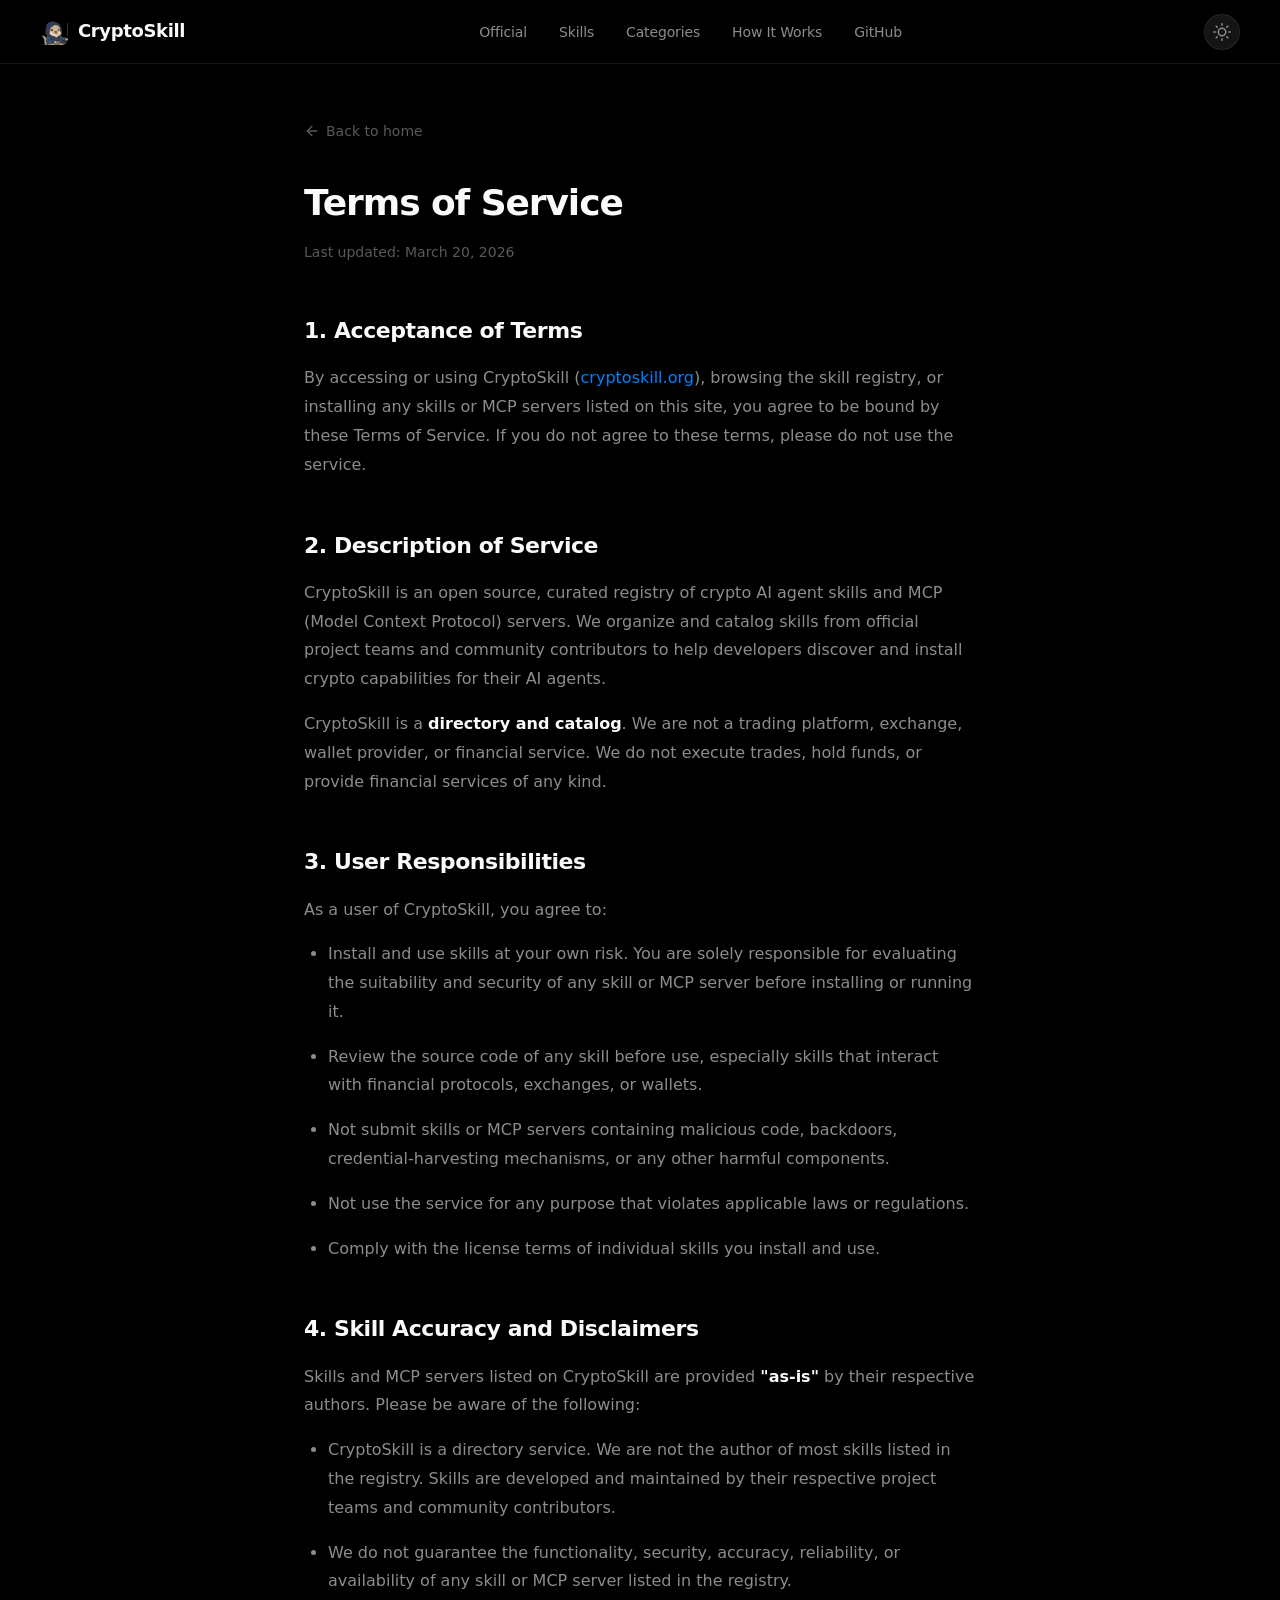
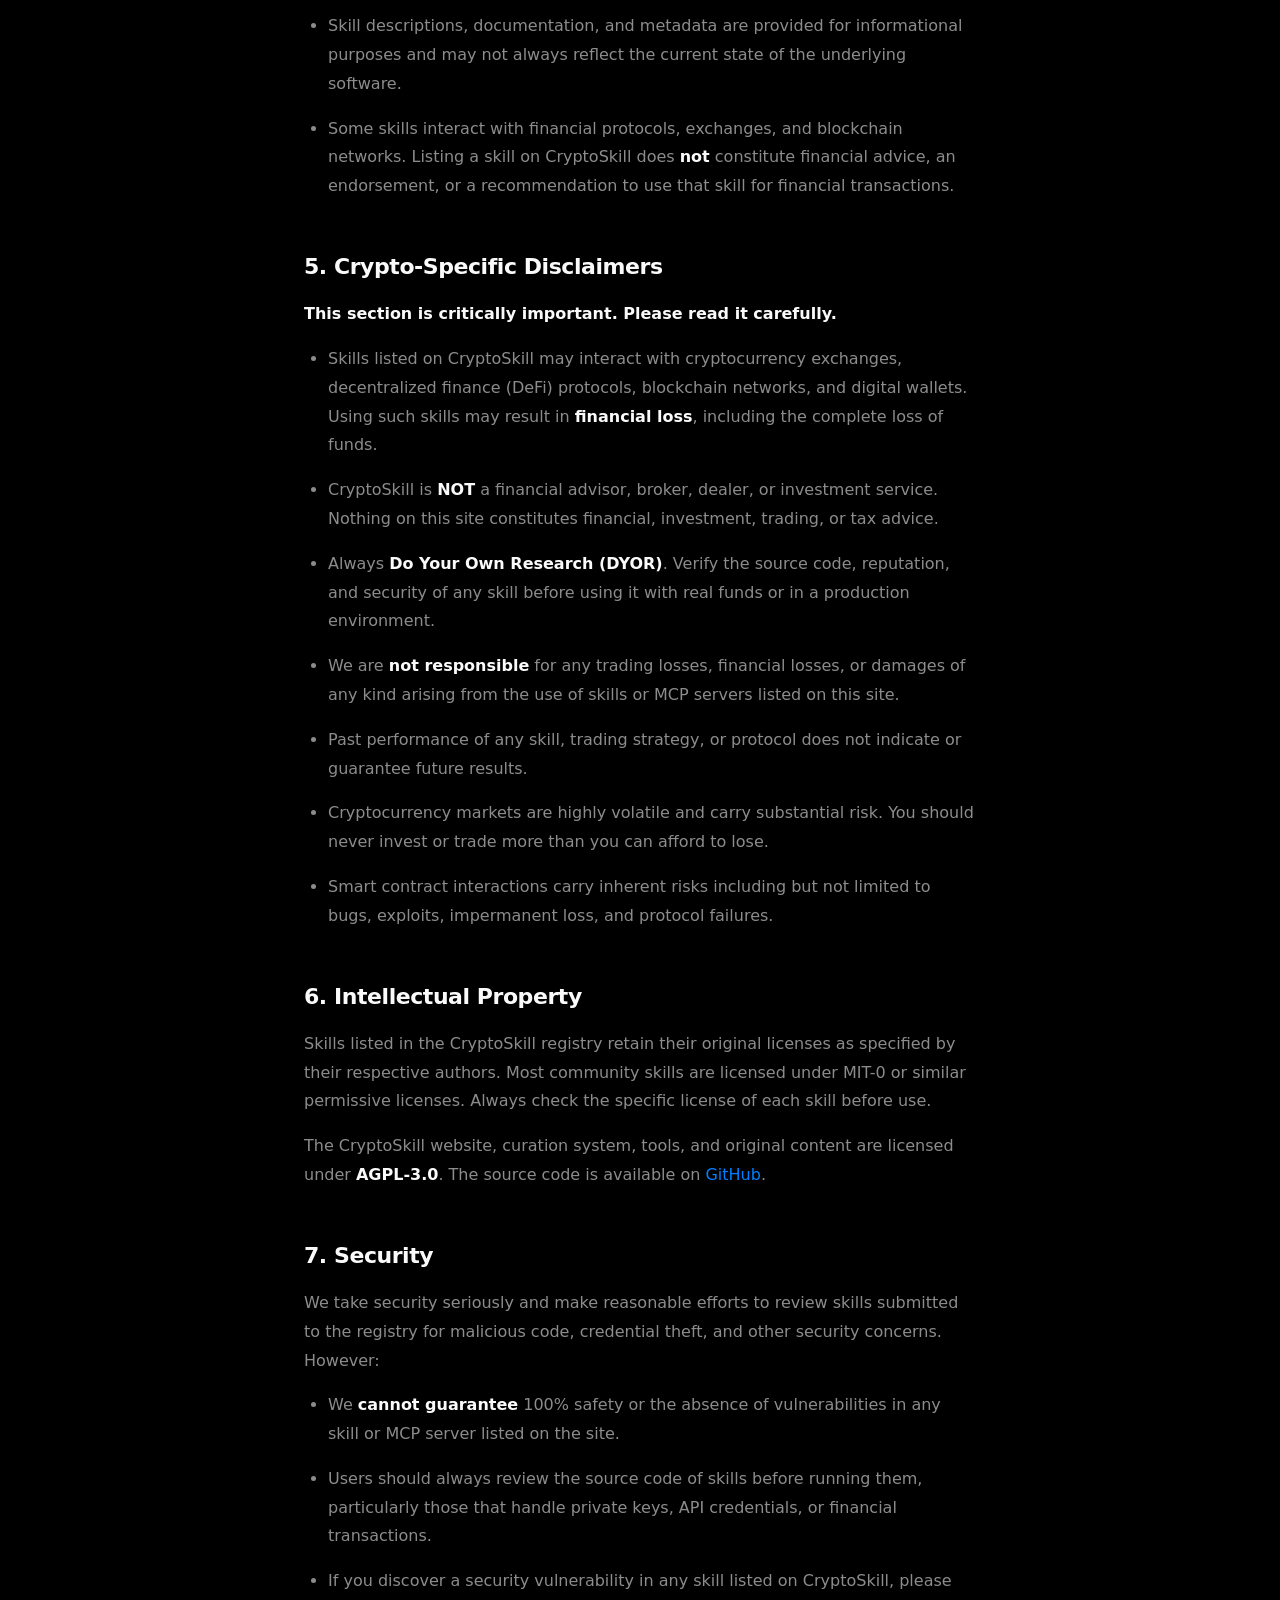
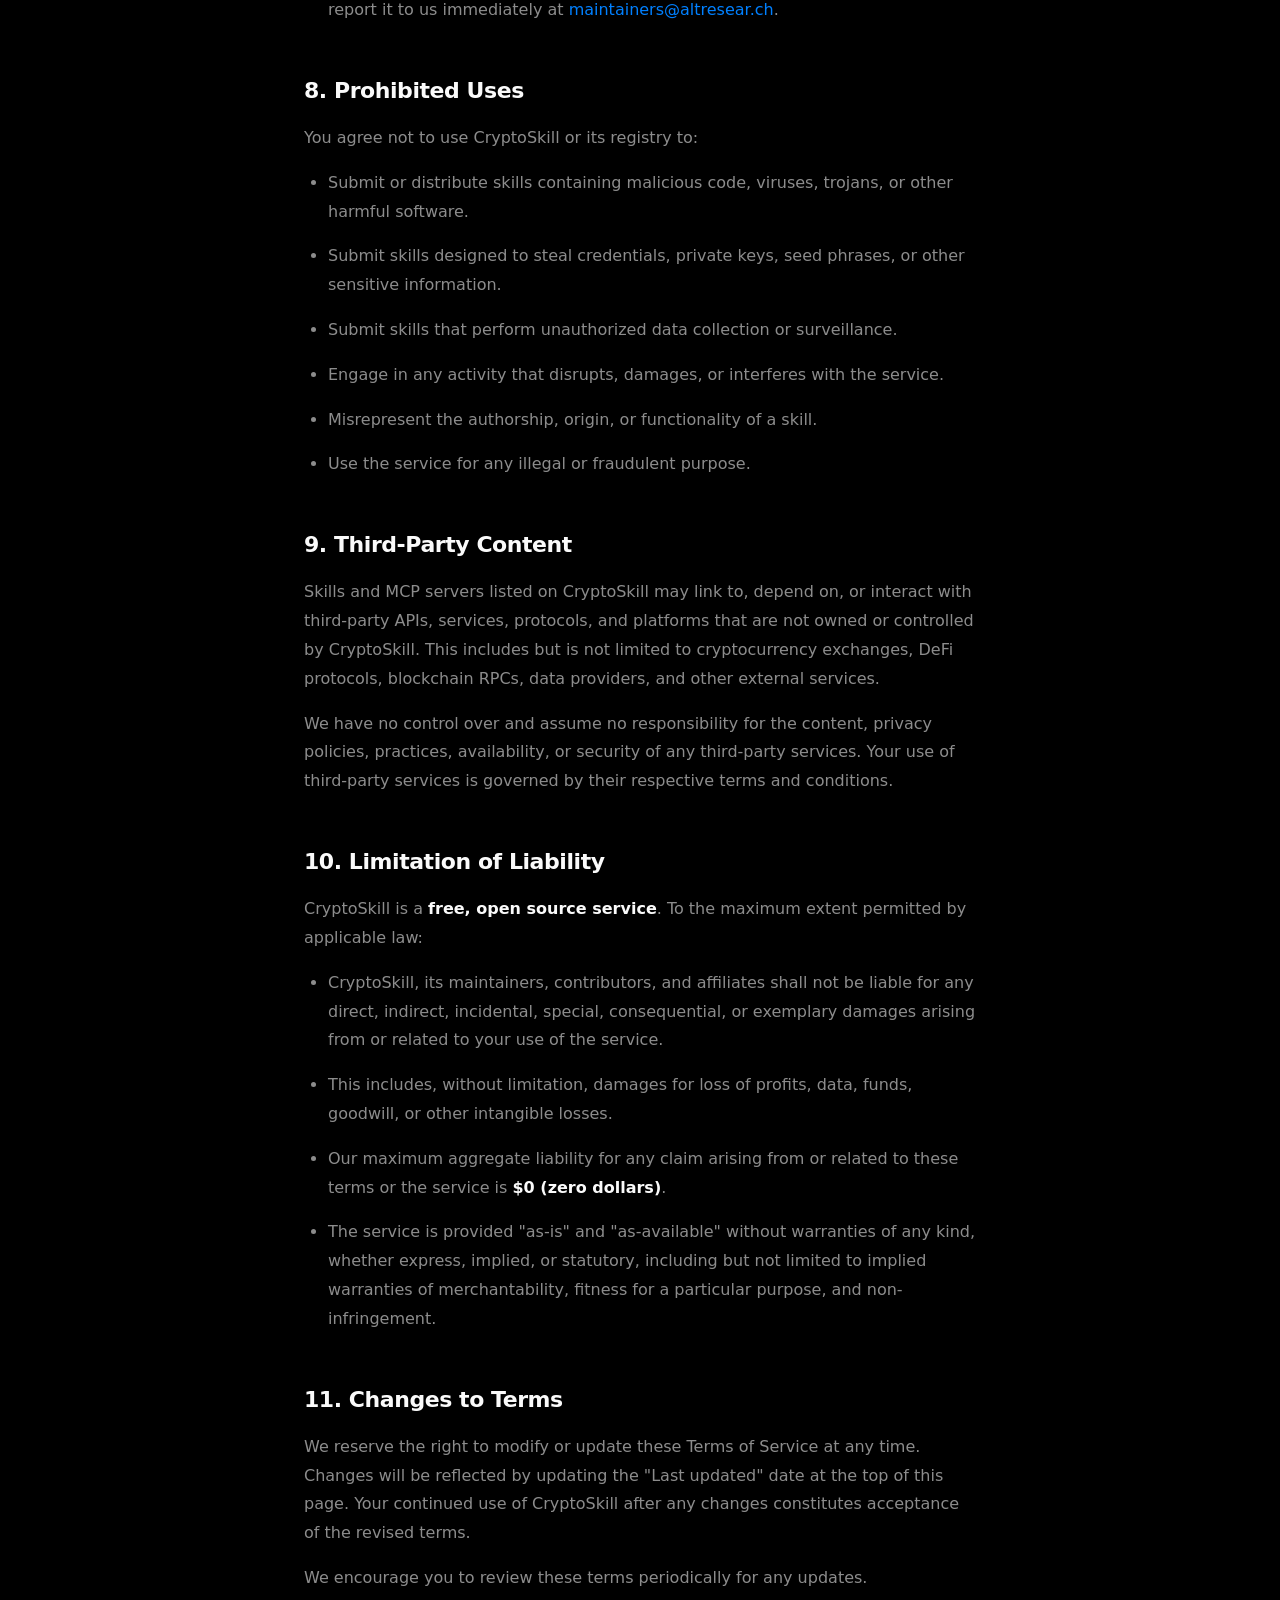
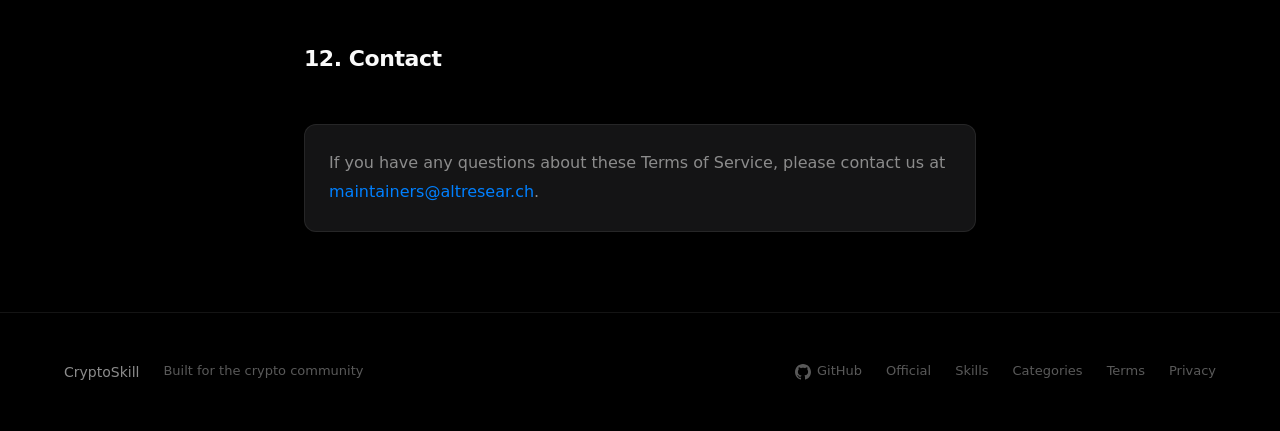
<file: docs/terms.html>
<!DOCTYPE html>
<html lang="en">
<head>
  <meta charset="UTF-8">
  <meta name="viewport" content="width=device-width, initial-scale=1.0">
  <title>Terms of Service - CryptoSkill</title>
  <meta name="description" content="Terms of Service for CryptoSkill, the open source registry of crypto AI agent skills and MCP servers.">

  <!-- Open Graph -->
  <meta property="og:type" content="website">
  <meta property="og:title" content="Terms of Service - CryptoSkill">
  <meta property="og:description" content="Terms of Service for CryptoSkill, the open source registry of crypto AI agent skills and MCP servers.">
  <meta property="og:url" content="https://cryptoskill.org/terms.html">
  <meta property="og:site_name" content="CryptoSkill">

  <!-- Favicon -->
  <link rel="icon" href="favicon.ico" sizes="any">
  <link rel="icon" type="image/png" href="favicon.png" sizes="32x32">
  <link rel="apple-touch-icon" href="apple-touch-icon.png">

  <!-- Stylesheet -->
  <link rel="stylesheet" href="styles.css">
  <!-- Google tag (gtag.js) -->
  <script async src="https://www.googletagmanager.com/gtag/js?id=G-3VP1G7H67L"></script>
  <script>
    window.dataLayer = window.dataLayer || [];
    function gtag(){dataLayer.push(arguments);}
    gtag('js', new Date());
    gtag('config', 'G-3VP1G7H67L');
  </script>
</head>
<body>

  <!-- Navigation -->
  <nav class="navbar">
    <div class="container">
      <a href="index.html" class="nav-logo">
        <img src="icon.png" width="28" height="28" alt="CryptoSkill" style="border-radius:6px">
        CryptoSkill
      </a>

      <ul class="nav-links" id="navLinks">
        <li><a href="index.html#official">Official</a></li>
        <li><a href="index.html#skills">Skills</a></li>
        <li><a href="index.html#categories">Categories</a></li>
        <li><a href="index.html#how-it-works">How It Works</a></li>
        <li><a href="https://github.com/jiayaoqijia/cryptoskill" target="_blank" rel="noopener">GitHub</a></li>
      </ul>

      <div class="nav-right">
        <button class="theme-toggle" id="themeToggle" aria-label="Toggle theme">
          <!-- Sun icon (shown in dark mode) -->
          <svg class="icon-sun" width="18" height="18" viewBox="0 0 24 24" fill="none" stroke="currentColor" stroke-width="2" stroke-linecap="round" stroke-linejoin="round">
            <circle cx="12" cy="12" r="5"/>
            <line x1="12" y1="1" x2="12" y2="3"/>
            <line x1="12" y1="21" x2="12" y2="23"/>
            <line x1="4.22" y1="4.22" x2="5.64" y2="5.64"/>
            <line x1="18.36" y1="18.36" x2="19.78" y2="19.78"/>
            <line x1="1" y1="12" x2="3" y2="12"/>
            <line x1="21" y1="12" x2="23" y2="12"/>
            <line x1="4.22" y1="19.78" x2="5.64" y2="18.36"/>
            <line x1="18.36" y1="5.64" x2="19.78" y2="4.22"/>
          </svg>
          <!-- Moon icon (shown in light mode) -->
          <svg class="icon-moon" width="18" height="18" viewBox="0 0 24 24" fill="none" stroke="currentColor" stroke-width="2" stroke-linecap="round" stroke-linejoin="round">
            <path d="M21 12.79A9 9 0 1 1 11.21 3 7 7 0 0 0 21 12.79z"/>
          </svg>
        </button>

        <button class="mobile-toggle" id="mobileToggle" aria-label="Toggle menu">
          <span></span>
          <span></span>
          <span></span>
        </button>
      </div>
    </div>
  </nav>

  <!-- Terms of Service Content -->
  <div class="legal-content">
    <a href="index.html" class="legal-back">
      <svg viewBox="0 0 24 24" fill="none" stroke="currentColor" stroke-width="2" stroke-linecap="round" stroke-linejoin="round">
        <line x1="19" y1="12" x2="5" y2="12"/>
        <polyline points="12 19 5 12 12 5"/>
      </svg>
      Back to home
    </a>

    <h1>Terms of Service</h1>
    <p class="legal-date">Last updated: March 20, 2026</p>

    <h2>1. Acceptance of Terms</h2>
    <p>By accessing or using CryptoSkill (<a href="https://cryptoskill.org">cryptoskill.org</a>), browsing the skill registry, or installing any skills or MCP servers listed on this site, you agree to be bound by these Terms of Service. If you do not agree to these terms, please do not use the service.</p>

    <h2>2. Description of Service</h2>
    <p>CryptoSkill is an open source, curated registry of crypto AI agent skills and MCP (Model Context Protocol) servers. We organize and catalog skills from official project teams and community contributors to help developers discover and install crypto capabilities for their AI agents.</p>
    <p>CryptoSkill is a <strong>directory and catalog</strong>. We are not a trading platform, exchange, wallet provider, or financial service. We do not execute trades, hold funds, or provide financial services of any kind.</p>

    <h2>3. User Responsibilities</h2>
    <p>As a user of CryptoSkill, you agree to:</p>
    <ul>
      <li>Install and use skills at your own risk. You are solely responsible for evaluating the suitability and security of any skill or MCP server before installing or running it.</li>
      <li>Review the source code of any skill before use, especially skills that interact with financial protocols, exchanges, or wallets.</li>
      <li>Not submit skills or MCP servers containing malicious code, backdoors, credential-harvesting mechanisms, or any other harmful components.</li>
      <li>Not use the service for any purpose that violates applicable laws or regulations.</li>
      <li>Comply with the license terms of individual skills you install and use.</li>
    </ul>

    <h2>4. Skill Accuracy and Disclaimers</h2>
    <p>Skills and MCP servers listed on CryptoSkill are provided <strong>"as-is"</strong> by their respective authors. Please be aware of the following:</p>
    <ul>
      <li>CryptoSkill is a directory service. We are not the author of most skills listed in the registry. Skills are developed and maintained by their respective project teams and community contributors.</li>
      <li>We do not guarantee the functionality, security, accuracy, reliability, or availability of any skill or MCP server listed in the registry.</li>
      <li>Skill descriptions, documentation, and metadata are provided for informational purposes and may not always reflect the current state of the underlying software.</li>
      <li>Some skills interact with financial protocols, exchanges, and blockchain networks. Listing a skill on CryptoSkill does <strong>not</strong> constitute financial advice, an endorsement, or a recommendation to use that skill for financial transactions.</li>
    </ul>

    <h2>5. Crypto-Specific Disclaimers</h2>
    <p><strong>This section is critically important. Please read it carefully.</strong></p>
    <ul>
      <li>Skills listed on CryptoSkill may interact with cryptocurrency exchanges, decentralized finance (DeFi) protocols, blockchain networks, and digital wallets. Using such skills may result in <strong>financial loss</strong>, including the complete loss of funds.</li>
      <li>CryptoSkill is <strong>NOT</strong> a financial advisor, broker, dealer, or investment service. Nothing on this site constitutes financial, investment, trading, or tax advice.</li>
      <li>Always <strong>Do Your Own Research (DYOR)</strong>. Verify the source code, reputation, and security of any skill before using it with real funds or in a production environment.</li>
      <li>We are <strong>not responsible</strong> for any trading losses, financial losses, or damages of any kind arising from the use of skills or MCP servers listed on this site.</li>
      <li>Past performance of any skill, trading strategy, or protocol does not indicate or guarantee future results.</li>
      <li>Cryptocurrency markets are highly volatile and carry substantial risk. You should never invest or trade more than you can afford to lose.</li>
      <li>Smart contract interactions carry inherent risks including but not limited to bugs, exploits, impermanent loss, and protocol failures.</li>
    </ul>

    <h2>6. Intellectual Property</h2>
    <p>Skills listed in the CryptoSkill registry retain their original licenses as specified by their respective authors. Most community skills are licensed under MIT-0 or similar permissive licenses. Always check the specific license of each skill before use.</p>
    <p>The CryptoSkill website, curation system, tools, and original content are licensed under <strong>AGPL-3.0</strong>. The source code is available on <a href="https://github.com/jiayaoqijia/cryptoskill" target="_blank" rel="noopener">GitHub</a>.</p>

    <h2>7. Security</h2>
    <p>We take security seriously and make reasonable efforts to review skills submitted to the registry for malicious code, credential theft, and other security concerns. However:</p>
    <ul>
      <li>We <strong>cannot guarantee</strong> 100% safety or the absence of vulnerabilities in any skill or MCP server listed on the site.</li>
      <li>Users should always review the source code of skills before running them, particularly those that handle private keys, API credentials, or financial transactions.</li>
      <li>If you discover a security vulnerability in any skill listed on CryptoSkill, please report it to us immediately at <a href="mailto:maintainers@altresear.ch">maintainers@altresear.ch</a>.</li>
    </ul>

    <h2>8. Prohibited Uses</h2>
    <p>You agree not to use CryptoSkill or its registry to:</p>
    <ul>
      <li>Submit or distribute skills containing malicious code, viruses, trojans, or other harmful software.</li>
      <li>Submit skills designed to steal credentials, private keys, seed phrases, or other sensitive information.</li>
      <li>Submit skills that perform unauthorized data collection or surveillance.</li>
      <li>Engage in any activity that disrupts, damages, or interferes with the service.</li>
      <li>Misrepresent the authorship, origin, or functionality of a skill.</li>
      <li>Use the service for any illegal or fraudulent purpose.</li>
    </ul>

    <h2>9. Third-Party Content</h2>
    <p>Skills and MCP servers listed on CryptoSkill may link to, depend on, or interact with third-party APIs, services, protocols, and platforms that are not owned or controlled by CryptoSkill. This includes but is not limited to cryptocurrency exchanges, DeFi protocols, blockchain RPCs, data providers, and other external services.</p>
    <p>We have no control over and assume no responsibility for the content, privacy policies, practices, availability, or security of any third-party services. Your use of third-party services is governed by their respective terms and conditions.</p>

    <h2>10. Limitation of Liability</h2>
    <p>CryptoSkill is a <strong>free, open source service</strong>. To the maximum extent permitted by applicable law:</p>
    <ul>
      <li>CryptoSkill, its maintainers, contributors, and affiliates shall not be liable for any direct, indirect, incidental, special, consequential, or exemplary damages arising from or related to your use of the service.</li>
      <li>This includes, without limitation, damages for loss of profits, data, funds, goodwill, or other intangible losses.</li>
      <li>Our maximum aggregate liability for any claim arising from or related to these terms or the service is <strong>$0 (zero dollars)</strong>.</li>
      <li>The service is provided "as-is" and "as-available" without warranties of any kind, whether express, implied, or statutory, including but not limited to implied warranties of merchantability, fitness for a particular purpose, and non-infringement.</li>
    </ul>

    <h2>11. Changes to Terms</h2>
    <p>We reserve the right to modify or update these Terms of Service at any time. Changes will be reflected by updating the "Last updated" date at the top of this page. Your continued use of CryptoSkill after any changes constitutes acceptance of the revised terms.</p>
    <p>We encourage you to review these terms periodically for any updates.</p>

    <h2>12. Contact</h2>
    <div class="legal-contact">
      <p>If you have any questions about these Terms of Service, please contact us at <a href="mailto:maintainers@altresear.ch">maintainers@altresear.ch</a>.</p>
    </div>
  </div>

  <!-- Footer -->
  <footer class="footer">
    <div class="container">
      <div class="footer-left">
        <span class="footer-brand">CryptoSkill</span>
        <span class="footer-text">Built for the crypto community</span>
      </div>
      <div class="footer-links">
        <a href="https://github.com/jiayaoqijia/cryptoskill" target="_blank" rel="noopener">
          <svg width="16" height="16" viewBox="0 0 24 24" fill="currentColor">
            <path d="M12 0c-6.626 0-12 5.373-12 12 0 5.302 3.438 9.8 8.207 11.387.599.111.793-.261.793-.577v-2.234c-3.338.726-4.033-1.416-4.033-1.416-.546-1.387-1.333-1.756-1.333-1.756-1.089-.745.083-.729.083-.729 1.205.084 1.839 1.237 1.839 1.237 1.07 1.834 2.807 1.304 3.492.997.107-.775.418-1.305.762-1.604-2.665-.305-5.467-1.334-5.467-5.931 0-1.311.469-2.381 1.236-3.221-.124-.303-.535-1.524.117-3.176 0 0 1.008-.322 3.301 1.23.957-.266 1.983-.399 3.003-.404 1.02.005 2.047.138 3.006.404 2.291-1.552 3.297-1.23 3.297-1.23.653 1.653.242 2.874.118 3.176.77.84 1.235 1.911 1.235 3.221 0 4.609-2.807 5.624-5.479 5.921.43.372.823 1.102.823 2.222v3.293c0 .319.192.694.801.576 4.765-1.589 8.199-6.086 8.199-11.386 0-6.627-5.373-12-12-12z"/>
          </svg>
          GitHub
        </a>
        <a href="index.html#official">Official</a>
        <a href="index.html#skills">Skills</a>
        <a href="index.html#categories">Categories</a>
        <a href="terms.html">Terms</a>
        <a href="privacy.html">Privacy</a>
      </div>
    </div>
  </footer>

  <!-- Theme toggle script -->
  <script>
    // Theme toggle
    const themeToggle = document.getElementById('themeToggle');
    const stored = localStorage.getItem('theme');
    if (stored) document.documentElement.setAttribute('data-theme', stored);

    themeToggle.addEventListener('click', () => {
      const current = document.documentElement.getAttribute('data-theme');
      const next = current === 'light' ? 'dark' : 'light';
      document.documentElement.setAttribute('data-theme', next);
      localStorage.setItem('theme', next);
    });

    // Mobile menu toggle
    const mobileToggle = document.getElementById('mobileToggle');
    const navLinks = document.getElementById('navLinks');
    mobileToggle.addEventListener('click', () => {
      navLinks.classList.toggle('open');
    });
  </script>
</body>
</html>
</file>
<file: docs/styles.css>
/* ============================================
   CryptoSkill - Apple-Inspired Design System
   ============================================ */

/* --- Custom Properties (Dark Mode - Default) --- */
:root {
  --bg-primary: hsl(0 0% 0%);
  --bg-card: rgba(28, 28, 30, 0.72);
  --bg-card-hover: rgba(38, 38, 40, 0.8);
  --card-border: rgba(255, 255, 255, 0.08);
  --card-border-hover: rgba(255, 255, 255, 0.15);
  --primary: hsl(210 100% 50%);
  --primary-rgb: 10, 132, 255;
  --text-primary: hsl(0 0% 98%);
  --text-secondary: hsl(0 0% 55%);
  --text-tertiary: hsl(0 0% 35%);
  --success: hsl(142 72% 46%);
  --border: hsl(0 0% 15%);
  --radius-sm: 8px;
  --radius-md: 12px;
  --radius-lg: 16px;
  --radius-xl: 24px;
  --radius-pill: 9999px;
  --ease: cubic-bezier(0.25, 0.46, 0.45, 0.94);
  --duration: 300ms;
  --transition: var(--duration) var(--ease);
  --font-stack: -apple-system, BlinkMacSystemFont, "SF Pro Display", "SF Pro Text", "Inter", system-ui, sans-serif;
  --font-mono: "SF Mono", "JetBrains Mono", ui-monospace, monospace;
  --max-width: 1200px;
  --card-shadow: 0 2px 8px rgba(0, 0, 0, 0.15), 0 0 1px rgba(255, 255, 255, 0.05) inset;
  --navbar-bg: rgba(0, 0, 0, 0.8);
  --search-bg: rgba(28, 28, 30, 0.95);
  --modal-bg: rgba(28, 28, 30, 0.95);
  --overlay-bg: rgba(0, 0, 0, 0.7);
  --code-bg: rgba(0, 0, 0, 0.5);
  --kbd-bg: rgba(255, 255, 255, 0.06);
  --subtle-bg: rgba(255, 255, 255, 0.04);
  --subtle-bg-hover: rgba(255, 255, 255, 0.06);
  --subtle-bg-active: rgba(255, 255, 255, 0.1);
  --scrollbar-thumb: rgba(255, 255, 255, 0.1);
  --icon-bg: rgba(255, 255, 255, 0.06);
}

/* --- Light Mode --- */
[data-theme="light"] {
  --bg-primary: hsl(0 0% 98%);
  --bg-card: rgba(255, 255, 255, 0.85);
  --bg-card-hover: rgba(255, 255, 255, 0.95);
  --card-border: rgba(0, 0, 0, 0.08);
  --card-border-hover: rgba(0, 0, 0, 0.15);
  --text-primary: hsl(0 0% 8%);
  --text-secondary: hsl(0 0% 40%);
  --text-tertiary: hsl(0 0% 55%);
  --border: hsl(0 0% 88%);
  --card-shadow: 0 1px 3px rgba(0, 0, 0, 0.06), 0 1px 2px rgba(0, 0, 0, 0.04);
  --navbar-bg: rgba(255, 255, 255, 0.85);
  --search-bg: rgba(255, 255, 255, 0.98);
  --modal-bg: rgba(255, 255, 255, 0.98);
  --overlay-bg: rgba(0, 0, 0, 0.4);
  --code-bg: rgba(0, 0, 0, 0.04);
  --kbd-bg: rgba(0, 0, 0, 0.05);
  --subtle-bg: rgba(0, 0, 0, 0.03);
  --subtle-bg-hover: rgba(0, 0, 0, 0.05);
  --subtle-bg-active: rgba(0, 0, 0, 0.08);
  --scrollbar-thumb: rgba(0, 0, 0, 0.15);
  --icon-bg: rgba(0, 0, 0, 0.05);
}

[data-theme="light"] .hero-glow {
  background: radial-gradient(ellipse at top, hsla(210 100% 50% / 0.06), transparent 60%);
}

[data-theme="light"] .official-project-card:hover,
[data-theme="light"] .skill-card:hover {
  box-shadow: 0 4px 16px rgba(0, 0, 0, 0.08), 0 1px 3px rgba(0, 0, 0, 0.06);
}

[data-theme="light"] .search-overlay {
  background: var(--overlay-bg);
}

[data-theme="light"] .search-container {
  box-shadow: 0 24px 80px rgba(0, 0, 0, 0.15);
}

[data-theme="light"] .modal-overlay {
  background: var(--overlay-bg);
}

[data-theme="light"] .modal {
  box-shadow: 0 24px 80px rgba(0, 0, 0, 0.15);
}

[data-theme="light"] .btn-primary {
  box-shadow: 0 0 20px rgba(var(--primary-rgb), 0.2);
}

[data-theme="light"] .btn-primary:hover {
  box-shadow: 0 0 30px rgba(var(--primary-rgb), 0.35);
}

[data-theme="light"] .official-badge,
[data-theme="light"] .search-result-item .result-badge.official,
[data-theme="light"] .skill-badge.official-tag,
[data-theme="light"] .modal-official-badge {
  background: rgba(34, 197, 94, 0.1);
}

[data-theme="light"] .filter-btn.active {
  box-shadow: 0 0 12px rgba(var(--primary-rgb), 0.2);
}

[data-theme="light"] .install-cmd {
  background: var(--code-bg);
  border-color: var(--card-border);
}

[data-theme="light"] .install-cmd .copy-btn {
  background: var(--subtle-bg);
  border-color: var(--card-border);
}

[data-theme="light"] .install-cmd .copy-btn:hover {
  background: var(--subtle-bg-active);
}

[data-theme="light"] ::selection {
  background: rgba(10, 132, 255, 0.2);
}

[data-theme="light"] .nav-links a {
  color: var(--text-secondary);
}

[data-theme="light"] @media (max-width: 768px) {
  .nav-links {
    background: rgba(255, 255, 255, 0.95);
  }
}

/* --- Reset & Base --- */
*,
*::before,
*::after {
  margin: 0;
  padding: 0;
  box-sizing: border-box;
}

html {
  scroll-behavior: smooth;
  -webkit-font-smoothing: antialiased;
  -moz-osx-font-smoothing: grayscale;
}

body {
  font-family: var(--font-stack);
  background: var(--bg-primary);
  color: var(--text-primary);
  line-height: 1.6;
  overflow-x: hidden;
  min-height: 100vh;
  transition: background 0.3s ease, color 0.3s ease;
}

/* --- Selection --- */
::selection {
  background: rgba(10, 132, 255, 0.3);
  color: var(--text-primary);
}

/* --- Links --- */
a {
  color: inherit;
  text-decoration: none;
}

/* --- Container --- */
.container {
  max-width: var(--max-width);
  margin: 0 auto;
  padding: 0 24px;
  position: relative;
  z-index: 1;
}

/* ============================================
   Theme Toggle
   ============================================ */
.theme-toggle {
  display: flex;
  align-items: center;
  justify-content: center;
  width: 36px;
  height: 36px;
  border-radius: 50%;
  background: var(--bg-card);
  border: 1px solid var(--card-border);
  color: var(--text-secondary);
  cursor: pointer;
  transition: all var(--transition);
  flex-shrink: 0;
  margin-left: 8px;
}

.theme-toggle:hover {
  border-color: var(--card-border-hover);
  color: var(--text-primary);
  background: var(--bg-card-hover);
}

.theme-toggle .icon-sun,
.theme-toggle .icon-moon {
  width: 18px;
  height: 18px;
  transition: opacity 0.2s ease, transform 0.3s ease;
}

/* Dark mode (default): show sun icon, hide moon */
.theme-toggle .icon-sun {
  display: block;
}

.theme-toggle .icon-moon {
  display: none;
}

/* Light mode: show moon icon, hide sun */
[data-theme="light"] .theme-toggle .icon-sun {
  display: none;
}

[data-theme="light"] .theme-toggle .icon-moon {
  display: block;
}

/* ============================================
   Navigation
   ============================================ */
.navbar {
  position: fixed;
  top: 0;
  left: 0;
  right: 0;
  z-index: 100;
  padding: 0 24px;
  height: 64px;
  display: flex;
  align-items: center;
  background: var(--navbar-bg);
  backdrop-filter: blur(20px);
  -webkit-backdrop-filter: blur(20px);
  border-bottom: 1px solid var(--card-border);
  transition: background var(--transition);
}

.navbar .container {
  display: flex;
  align-items: center;
  justify-content: space-between;
  width: 100%;
  padding: 0;
}

.nav-logo {
  display: flex;
  align-items: center;
  gap: 10px;
  font-size: 18px;
  font-weight: 600;
  letter-spacing: -0.02em;
}

.nav-logo svg {
  width: 28px;
  height: 28px;
}

.nav-links {
  display: flex;
  align-items: center;
  gap: 32px;
  list-style: none;
}

.nav-links a {
  font-size: 14px;
  font-weight: 500;
  color: var(--text-secondary);
  transition: color var(--transition);
  letter-spacing: -0.01em;
}

.nav-links a:hover {
  color: var(--text-primary);
}

.nav-right {
  display: flex;
  align-items: center;
  gap: 8px;
}

.nav-search-btn {
  display: flex;
  align-items: center;
  gap: 8px;
  padding: 8px 16px;
  border-radius: var(--radius-sm);
  background: var(--bg-card);
  border: 1px solid var(--card-border);
  color: var(--text-tertiary);
  font-size: 13px;
  font-family: var(--font-stack);
  cursor: pointer;
  transition: all var(--transition);
}

.nav-search-btn:hover {
  border-color: var(--card-border-hover);
  color: var(--text-secondary);
}

.nav-search-btn kbd {
  font-family: var(--font-stack);
  font-size: 11px;
  padding: 2px 6px;
  border-radius: 4px;
  background: var(--kbd-bg);
  border: 1px solid var(--card-border);
}

.mobile-toggle {
  display: none;
  flex-direction: column;
  gap: 5px;
  cursor: pointer;
  padding: 4px;
  background: none;
  border: none;
}

.mobile-toggle span {
  display: block;
  width: 22px;
  height: 2px;
  background: var(--text-secondary);
  border-radius: 2px;
  transition: all var(--transition);
}

/* ============================================
   Hero Section
   ============================================ */
.hero {
  position: relative;
  padding: 160px 0 100px;
  text-align: center;
  overflow: hidden;
}

.hero-glow {
  position: absolute;
  top: 0;
  left: 0;
  right: 0;
  height: 600px;
  background: radial-gradient(ellipse at top, hsla(210 100% 50% / 0.08), transparent 60%);
  pointer-events: none;
}

.hero-badge {
  display: inline-flex;
  align-items: center;
  gap: 8px;
  padding: 6px 16px;
  border-radius: var(--radius-pill);
  background: var(--bg-card);
  backdrop-filter: blur(20px);
  -webkit-backdrop-filter: blur(20px);
  border: 1px solid var(--card-border);
  font-size: 13px;
  color: var(--text-secondary);
  margin-bottom: 32px;
  box-shadow: var(--card-shadow);
  animation: fadeInUp 0.6s var(--ease) both;
}

.hero-badge .dot {
  width: 6px;
  height: 6px;
  border-radius: 50%;
  background: var(--success);
  animation: pulse 2s ease-in-out infinite;
}

@keyframes pulse {
  0%, 100% { opacity: 1; }
  50% { opacity: 0.4; }
}

.hero h1 {
  font-size: clamp(48px, 8vw, 80px);
  font-weight: 700;
  letter-spacing: -0.04em;
  line-height: 1.05;
  margin-bottom: 24px;
  animation: fadeInUp 0.6s var(--ease) 0.1s both;
}

.hero h1 .accent {
  color: var(--primary);
}

.hero .subtitle {
  font-size: clamp(16px, 2.5vw, 20px);
  color: var(--text-secondary);
  max-width: 640px;
  margin: 0 auto 48px;
  line-height: 1.6;
  letter-spacing: -0.01em;
  animation: fadeInUp 0.6s var(--ease) 0.2s both;
}

.hero-actions {
  display: flex;
  align-items: center;
  justify-content: center;
  gap: 16px;
  margin-bottom: 48px;
  animation: fadeInUp 0.6s var(--ease) 0.3s both;
}

/* --- Buttons --- */
.btn-primary {
  display: inline-flex;
  align-items: center;
  gap: 8px;
  padding: 14px 28px;
  border-radius: var(--radius-pill);
  background: var(--primary);
  color: white;
  font-size: 15px;
  font-weight: 600;
  font-family: var(--font-stack);
  letter-spacing: -0.01em;
  border: none;
  cursor: pointer;
  transition: all var(--transition);
  box-shadow: 0 0 20px rgba(var(--primary-rgb), 0.3);
}

.btn-primary:hover {
  transform: translateY(-1px);
  box-shadow: 0 0 30px rgba(var(--primary-rgb), 0.5);
}

.btn-secondary {
  display: inline-flex;
  align-items: center;
  gap: 8px;
  padding: 14px 28px;
  border-radius: var(--radius-pill);
  background: var(--bg-card);
  backdrop-filter: blur(20px);
  -webkit-backdrop-filter: blur(20px);
  color: var(--text-primary);
  font-size: 15px;
  font-weight: 500;
  font-family: var(--font-stack);
  letter-spacing: -0.01em;
  border: 1px solid var(--card-border);
  cursor: pointer;
  transition: all var(--transition);
  box-shadow: var(--card-shadow);
}

.btn-secondary:hover {
  background: var(--bg-card-hover);
  border-color: var(--card-border-hover);
  transform: translateY(-1px);
}

/* ============================================
   Stats Bar
   ============================================ */
.stats-bar {
  display: flex;
  align-items: center;
  justify-content: center;
  gap: 48px;
  padding: 32px 0;
  animation: fadeInUp 0.6s var(--ease) 0.4s both;
}

.stat-item {
  text-align: center;
}

.stat-value {
  font-size: 36px;
  font-weight: 700;
  letter-spacing: -0.03em;
  color: var(--text-primary);
}

.stat-label {
  font-size: 13px;
  color: var(--text-tertiary);
  text-transform: uppercase;
  letter-spacing: 0.08em;
  margin-top: 4px;
}

/* ============================================
   Search Overlay
   ============================================ */
.search-overlay {
  position: fixed;
  top: 0;
  left: 0;
  right: 0;
  bottom: 0;
  z-index: 200;
  background: var(--overlay-bg);
  backdrop-filter: blur(8px);
  -webkit-backdrop-filter: blur(8px);
  display: flex;
  align-items: flex-start;
  justify-content: center;
  padding-top: 120px;
  opacity: 0;
  visibility: hidden;
  transition: all var(--transition);
}

.search-overlay.active {
  opacity: 1;
  visibility: visible;
}

.search-container {
  width: 100%;
  max-width: 640px;
  background: var(--search-bg);
  backdrop-filter: blur(40px);
  -webkit-backdrop-filter: blur(40px);
  border-radius: var(--radius-lg);
  border: 1px solid var(--card-border);
  overflow: hidden;
  transform: translateY(-10px) scale(0.98);
  transition: all var(--transition);
  box-shadow: 0 24px 80px rgba(0, 0, 0, 0.5);
}

.search-overlay.active .search-container {
  transform: translateY(0) scale(1);
}

.search-input-wrap {
  display: flex;
  align-items: center;
  gap: 12px;
  padding: 16px 20px;
  border-bottom: 1px solid var(--card-border);
}

.search-input-wrap svg {
  width: 20px;
  height: 20px;
  color: var(--text-tertiary);
  flex-shrink: 0;
}

#searchInput {
  flex: 1;
  background: none;
  border: none;
  outline: none;
  font-size: 16px;
  font-family: var(--font-stack);
  color: var(--text-primary);
}

#searchInput::placeholder {
  color: var(--text-tertiary);
}

.search-results {
  max-height: 400px;
  overflow-y: auto;
  padding: 8px;
}

.search-results::-webkit-scrollbar {
  width: 6px;
}

.search-results::-webkit-scrollbar-track {
  background: transparent;
}

.search-results::-webkit-scrollbar-thumb {
  background: var(--scrollbar-thumb);
  border-radius: 3px;
}

.search-result-item {
  display: flex;
  align-items: center;
  gap: 12px;
  padding: 12px;
  border-radius: var(--radius-sm);
  cursor: pointer;
  transition: background var(--transition);
}

.search-result-item:hover {
  background: var(--bg-card-hover);
}

.search-result-item .result-icon {
  width: 36px;
  height: 36px;
  border-radius: var(--radius-sm);
  background: var(--bg-card);
  display: flex;
  align-items: center;
  justify-content: center;
  font-size: 16px;
  flex-shrink: 0;
}

.search-result-item .result-info {
  flex: 1;
  min-width: 0;
}

.search-result-item .result-name {
  font-size: 14px;
  font-weight: 500;
  color: var(--text-primary);
}

.search-result-item .result-desc {
  font-size: 12px;
  color: var(--text-tertiary);
  white-space: nowrap;
  overflow: hidden;
  text-overflow: ellipsis;
}

.search-result-item .result-badge {
  font-size: 10px;
  padding: 2px 8px;
  border-radius: var(--radius-pill);
  font-weight: 500;
  flex-shrink: 0;
}

.search-result-item .result-badge.official {
  background: rgba(34, 197, 94, 0.12);
  color: var(--success);
}

.search-result-item .result-badge.community {
  background: var(--subtle-bg);
  color: var(--text-tertiary);
}

.search-result-item .result-category {
  font-size: 11px;
  padding: 3px 8px;
  border-radius: var(--radius-pill);
  background: var(--subtle-bg);
  color: var(--text-tertiary);
  flex-shrink: 0;
}

.search-empty {
  text-align: center;
  padding: 32px 16px;
  color: var(--text-tertiary);
  font-size: 14px;
}

.search-hint {
  padding: 12px 16px;
  border-top: 1px solid var(--card-border);
  display: flex;
  align-items: center;
  justify-content: space-between;
}

.search-hint span {
  font-size: 12px;
  color: var(--text-tertiary);
}

.search-hint kbd {
  font-family: var(--font-stack);
  font-size: 11px;
  padding: 2px 6px;
  border-radius: 4px;
  background: var(--kbd-bg);
  border: 1px solid var(--card-border);
  color: var(--text-tertiary);
}

/* ============================================
   Section Styles
   ============================================ */
.section {
  padding: 100px 0;
  position: relative;
  z-index: 1;
}

.section-header {
  text-align: center;
  margin-bottom: 64px;
}

.section-label {
  font-size: 13px;
  font-weight: 600;
  text-transform: uppercase;
  letter-spacing: 0.1em;
  color: var(--primary);
  margin-bottom: 16px;
}

.section-title {
  font-size: clamp(32px, 5vw, 48px);
  font-weight: 700;
  letter-spacing: -0.03em;
  line-height: 1.1;
  margin-bottom: 16px;
}

.section-desc {
  font-size: 17px;
  color: var(--text-secondary);
  max-width: 560px;
  margin: 0 auto;
  line-height: 1.6;
}

/* ============================================
   Official Skills Section
   ============================================ */
.official-section {
  padding: 100px 0;
  position: relative;
}

.official-section .section-title-row {
  display: flex;
  align-items: center;
  justify-content: center;
  gap: 12px;
  margin-bottom: 8px;
}

.official-section .section-title-row h2 {
  font-size: clamp(32px, 5vw, 48px);
  font-weight: 700;
  letter-spacing: -0.03em;
  line-height: 1.1;
}

.official-total-count {
  text-align: center;
  font-size: 15px;
  color: var(--text-secondary);
  margin-top: 8px;
  margin-bottom: 0;
}

.official-total-count strong {
  color: var(--text-primary);
  font-weight: 600;
}

.verified-badge {
  display: inline-flex;
  align-items: center;
  justify-content: center;
  width: 32px;
  height: 32px;
  border-radius: 50%;
  background: var(--primary);
  color: white;
  flex-shrink: 0;
}

.verified-badge svg {
  width: 18px;
  height: 18px;
}

.official-grid {
  display: grid;
  grid-template-columns: repeat(2, 1fr);
  gap: 20px;
}

.official-project-card {
  position: relative;
  padding: 28px 24px;
  border-radius: var(--radius-lg);
  background: var(--bg-card);
  backdrop-filter: blur(20px);
  -webkit-backdrop-filter: blur(20px);
  border: 1px solid var(--card-border);
  cursor: pointer;
  transition: all var(--transition);
  box-shadow: var(--card-shadow);
}

.official-project-card:hover {
  border-color: var(--card-border-hover);
  transform: scale(1.01);
  box-shadow: 0 4px 16px rgba(0, 0, 0, 0.25), 0 0 1px rgba(255, 255, 255, 0.08) inset;
}

.official-project-card.active {
  border-color: var(--primary);
  box-shadow: 0 0 0 1px var(--primary), 0 4px 16px rgba(var(--primary-rgb), 0.15);
}

.official-card-top {
  display: flex;
  align-items: center;
  gap: 14px;
  margin-bottom: 12px;
}

.official-project-icon {
  width: 52px;
  height: 52px;
  border-radius: var(--radius-md);
  background: var(--icon-bg);
  display: flex;
  align-items: center;
  justify-content: center;
  font-size: 26px;
  flex-shrink: 0;
}

.official-project-info {
  flex: 1;
  min-width: 0;
}

.official-project-name {
  font-size: 18px;
  font-weight: 600;
  letter-spacing: -0.01em;
  margin-bottom: 2px;
}

.official-project-desc {
  font-size: 13px;
  color: var(--text-secondary);
  line-height: 1.4;
  margin-bottom: 12px;
}

.official-badge {
  display: inline-flex;
  align-items: center;
  gap: 4px;
  font-size: 11px;
  font-weight: 500;
  padding: 3px 10px;
  border-radius: var(--radius-pill);
  background: rgba(34, 197, 94, 0.12);
  color: var(--success);
}

.official-card-bottom {
  display: flex;
  align-items: center;
  justify-content: space-between;
}

.official-skill-count {
  font-size: 14px;
  color: var(--text-secondary);
}

.official-skill-count strong {
  color: var(--text-primary);
  font-weight: 600;
}

.official-github-link {
  display: inline-flex;
  align-items: center;
  gap: 6px;
  font-size: 13px;
  color: var(--text-tertiary);
  padding: 6px 12px;
  border-radius: var(--radius-pill);
  background: var(--subtle-bg);
  border: 1px solid var(--card-border);
  transition: all var(--transition);
}

.official-github-link:hover {
  border-color: var(--card-border-hover);
  color: var(--text-secondary);
}

.official-github-link svg {
  width: 14px;
  height: 14px;
}

/* Skill preview pills inside official cards */
.official-skill-previews {
  display: flex;
  flex-wrap: wrap;
  gap: 6px;
  margin-bottom: 14px;
}

.official-skill-preview-tag {
  font-size: 11px;
  padding: 3px 10px;
  border-radius: var(--radius-pill);
  background: var(--subtle-bg);
  color: var(--text-tertiary);
  font-family: var(--font-mono);
  letter-spacing: -0.01em;
}

.official-view-all-btn {
  display: inline-flex;
  align-items: center;
  gap: 4px;
  font-size: 12px;
  font-weight: 500;
  color: var(--primary);
  background: none;
  border: none;
  cursor: pointer;
  padding: 0;
  font-family: var(--font-stack);
  transition: opacity var(--transition);
}

.official-view-all-btn:hover {
  opacity: 0.8;
}

.official-view-all-btn svg {
  width: 12px;
  height: 12px;
}

/* Official skills detail grid (shows when a project card is clicked) */
.official-skills-detail {
  margin-top: 32px;
  display: none;
}

.official-skills-detail.active {
  display: block;
}

.official-skills-detail-header {
  display: flex;
  align-items: center;
  justify-content: space-between;
  margin-bottom: 20px;
}

.official-skills-detail-header h3 {
  font-size: 20px;
  font-weight: 600;
  letter-spacing: -0.02em;
}

.official-skills-detail-close {
  display: inline-flex;
  align-items: center;
  gap: 6px;
  padding: 8px 16px;
  border-radius: var(--radius-pill);
  background: var(--bg-card);
  border: 1px solid var(--card-border);
  color: var(--text-secondary);
  font-size: 13px;
  font-family: var(--font-stack);
  cursor: pointer;
  transition: all var(--transition);
}

.official-skills-detail-close:hover {
  border-color: var(--card-border-hover);
  color: var(--text-primary);
}

.official-skills-list {
  display: grid;
  grid-template-columns: repeat(auto-fill, minmax(320px, 1fr));
  gap: 16px;
}

/* ============================================
   Categories Grid
   ============================================ */
.categories-grid {
  display: grid;
  grid-template-columns: repeat(auto-fit, minmax(240px, 1fr));
  gap: 16px;
}

.category-card {
  position: relative;
  padding: 28px 24px;
  border-radius: var(--radius-lg);
  background: var(--bg-card);
  backdrop-filter: blur(20px);
  -webkit-backdrop-filter: blur(20px);
  border: 1px solid var(--card-border);
  cursor: pointer;
  transition: all var(--transition);
  box-shadow: var(--card-shadow);
}

.category-card:hover {
  border-color: var(--card-border-hover);
  transform: scale(1.01);
}

.category-icon {
  font-size: 32px;
  margin-bottom: 16px;
  display: block;
}

.category-name {
  font-size: 17px;
  font-weight: 600;
  letter-spacing: -0.01em;
  margin-bottom: 4px;
}

.category-desc {
  font-size: 13px;
  color: var(--text-tertiary);
  margin-bottom: 12px;
}

.category-count {
  font-size: 12px;
  color: var(--text-tertiary);
  padding: 4px 10px;
  border-radius: var(--radius-pill);
  background: var(--subtle-bg);
  display: inline-block;
}

/* ============================================
   Community Skills (formerly Featured Skills)
   ============================================ */
.skills-filter {
  display: flex;
  align-items: center;
  justify-content: center;
  gap: 8px;
  margin-bottom: 40px;
  flex-wrap: wrap;
}

.filter-btn {
  padding: 8px 18px;
  border-radius: var(--radius-pill);
  background: var(--bg-card);
  backdrop-filter: blur(20px);
  -webkit-backdrop-filter: blur(20px);
  border: 1px solid var(--card-border);
  color: var(--text-secondary);
  font-size: 13px;
  font-weight: 500;
  font-family: var(--font-stack);
  cursor: pointer;
  transition: all var(--transition);
  box-shadow: var(--card-shadow);
}

.filter-btn:hover {
  border-color: var(--card-border-hover);
  color: var(--text-primary);
}

.filter-btn.active {
  background: var(--primary);
  border-color: transparent;
  color: white;
  box-shadow: 0 0 12px rgba(var(--primary-rgb), 0.3);
}

.skills-grid {
  display: grid;
  grid-template-columns: repeat(auto-fill, minmax(320px, 1fr));
  gap: 16px;
}

.skill-card {
  position: relative;
  padding: 24px;
  border-radius: var(--radius-lg);
  background: var(--bg-card);
  backdrop-filter: blur(20px);
  -webkit-backdrop-filter: blur(20px);
  border: 1px solid var(--card-border);
  cursor: pointer;
  transition: all var(--transition);
  box-shadow: var(--card-shadow);
}

.skill-card:hover {
  border-color: var(--card-border-hover);
  transform: scale(1.01);
  box-shadow: 0 4px 16px rgba(0, 0, 0, 0.25), 0 0 1px rgba(255, 255, 255, 0.08) inset;
}

.skill-card-header {
  display: flex;
  align-items: flex-start;
  justify-content: space-between;
  margin-bottom: 12px;
}

.skill-name {
  font-size: 16px;
  font-weight: 600;
  letter-spacing: -0.01em;
}

.skill-badge {
  font-size: 11px;
  padding: 3px 10px;
  border-radius: var(--radius-pill);
  background: rgba(var(--primary-rgb), 0.12);
  color: var(--primary);
  font-weight: 500;
  white-space: nowrap;
}

.skill-badge.official-tag {
  background: rgba(34, 197, 94, 0.12);
  color: var(--success);
}

.skill-desc {
  font-size: 13px;
  color: var(--text-secondary);
  line-height: 1.5;
  margin-bottom: 16px;
  display: -webkit-box;
  -webkit-line-clamp: 2;
  -webkit-box-orient: vertical;
  overflow: hidden;
}

.skill-footer {
  display: flex;
  align-items: center;
  justify-content: space-between;
}

.skill-tags {
  display: flex;
  gap: 6px;
  flex-wrap: wrap;
}

.skill-tag {
  font-size: 11px;
  padding: 2px 8px;
  border-radius: var(--radius-pill);
  background: var(--subtle-bg);
  color: var(--text-tertiary);
}

.skill-version {
  font-size: 11px;
  color: var(--text-tertiary);
  font-family: var(--font-mono);
}

.skills-show-more {
  text-align: center;
  margin-top: 40px;
}

/* ============================================
   How It Works
   ============================================ */
.how-grid {
  display: grid;
  grid-template-columns: repeat(3, 1fr);
  gap: 32px;
}

.how-card {
  text-align: center;
  padding: 40px 32px;
  border-radius: var(--radius-lg);
  background: var(--bg-card);
  backdrop-filter: blur(20px);
  -webkit-backdrop-filter: blur(20px);
  border: 1px solid var(--card-border);
  transition: all var(--transition);
  box-shadow: var(--card-shadow);
}

.how-card:hover {
  border-color: var(--card-border-hover);
  transform: scale(1.01);
}

.how-number {
  display: inline-flex;
  align-items: center;
  justify-content: center;
  width: 48px;
  height: 48px;
  border-radius: 50%;
  background: var(--primary);
  font-size: 18px;
  font-weight: 700;
  color: white;
  margin-bottom: 24px;
}

.how-title {
  font-size: 20px;
  font-weight: 600;
  letter-spacing: -0.02em;
  margin-bottom: 12px;
}

.how-desc {
  font-size: 14px;
  color: var(--text-secondary);
  line-height: 1.6;
}

/* ============================================
   Install Section - Polished Segmented Control
   ============================================ */
.install-section {
  text-align: center;
}

.install-box {
  max-width: 640px;
  margin: 0 auto;
  padding: 32px;
  border-radius: var(--radius-xl);
  background: var(--bg-card);
  backdrop-filter: blur(20px);
  -webkit-backdrop-filter: blur(20px);
  border: 1px solid var(--card-border);
  box-shadow: var(--card-shadow);
}

/* Segmented control (Apple-style pill group) */
.install-tabs {
  display: inline-flex;
  gap: 0;
  margin-bottom: 24px;
  padding: 3px;
  border-radius: var(--radius-pill);
  background: var(--subtle-bg);
  border: 1px solid var(--card-border);
  flex-wrap: wrap;
}

.install-tab {
  padding: 8px 18px;
  border-radius: var(--radius-pill);
  background: transparent;
  border: none;
  color: var(--text-secondary);
  font-size: 13px;
  font-weight: 500;
  font-family: var(--font-stack);
  cursor: pointer;
  transition: all 0.25s var(--ease);
  display: inline-flex;
  align-items: center;
  gap: 6px;
  white-space: nowrap;
}

.install-tab:hover {
  color: var(--text-primary);
}

.install-tab.active {
  background: var(--primary);
  border-color: transparent;
  color: white;
  box-shadow: 0 1px 4px rgba(var(--primary-rgb), 0.3);
}

.install-tab .tab-icon {
  font-size: 14px;
  line-height: 1;
}

/* Install panels with animation */
.install-panel {
  animation: installPanelIn 0.3s var(--ease) both;
}

@keyframes installPanelIn {
  from {
    opacity: 0;
    transform: translateY(6px);
  }
  to {
    opacity: 1;
    transform: translateY(0);
  }
}

.install-cmd {
  display: flex;
  align-items: center;
  gap: 12px;
  padding: 14px 18px;
  border-radius: var(--radius-md);
  background: var(--code-bg);
  border: 1px solid var(--card-border);
  font-family: var(--font-mono);
  font-size: 13px;
  color: var(--primary);
  margin-bottom: 10px;
  text-align: left;
}

.install-cmd .prompt {
  color: var(--text-tertiary);
  user-select: none;
}

.install-cmd code {
  flex: 1;
  overflow-x: auto;
}

.install-cmd .copy-btn {
  display: flex;
  align-items: center;
  justify-content: center;
  width: 32px;
  height: 32px;
  border-radius: var(--radius-sm);
  background: var(--subtle-bg-hover);
  border: 1px solid var(--card-border);
  color: var(--text-tertiary);
  cursor: pointer;
  transition: all var(--transition);
  flex-shrink: 0;
}

.install-cmd .copy-btn:hover {
  background: var(--subtle-bg-active);
  color: var(--text-primary);
}

.install-cmd .copy-btn.copied {
  color: var(--success);
}

.install-panel-note {
  font-size: 12px;
  color: var(--text-tertiary);
  margin-top: 10px;
  text-align: left;
  padding: 0 4px;
  line-height: 1.5;
}

.install-note {
  font-size: 13px;
  color: var(--text-tertiary);
  margin-top: 16px;
}

/* ============================================
   Submit Section
   ============================================ */
.submit-section {
  padding: 100px 0;
  position: relative;
  z-index: 1;
}

.submit-section .section-header {
  margin-bottom: 48px;
}

.submit-grid {
  display: grid;
  grid-template-columns: 1fr 1fr;
  gap: 24px;
  max-width: 900px;
  margin: 0 auto;
}

.submit-card {
  padding: 32px;
  border-radius: var(--radius-lg);
  background: var(--bg-card);
  backdrop-filter: blur(20px);
  -webkit-backdrop-filter: blur(20px);
  border: 1px solid var(--card-border);
  box-shadow: var(--card-shadow);
  transition: all var(--transition);
}

.submit-card:hover {
  border-color: var(--card-border-hover);
  transform: translateY(-2px);
}

.submit-card-icon {
  width: 48px;
  height: 48px;
  border-radius: var(--radius-md);
  background: var(--icon-bg);
  display: flex;
  align-items: center;
  justify-content: center;
  margin-bottom: 20px;
  color: var(--text-secondary);
}

.submit-card-icon svg {
  width: 24px;
  height: 24px;
}

.submit-card h3 {
  font-size: 18px;
  font-weight: 600;
  letter-spacing: -0.01em;
  margin-bottom: 8px;
}

.submit-card p {
  font-size: 14px;
  color: var(--text-secondary);
  line-height: 1.6;
  margin-bottom: 20px;
}

.submit-card .btn-submit {
  display: inline-flex;
  align-items: center;
  gap: 8px;
  padding: 10px 20px;
  border-radius: var(--radius-pill);
  background: var(--primary);
  color: white;
  font-size: 14px;
  font-weight: 500;
  font-family: var(--font-stack);
  border: none;
  cursor: pointer;
  transition: all var(--transition);
  text-decoration: none;
}

.submit-card .btn-submit:hover {
  transform: translateY(-1px);
  box-shadow: 0 0 16px rgba(var(--primary-rgb), 0.3);
}

.submit-card .btn-submit-outline {
  display: inline-flex;
  align-items: center;
  gap: 8px;
  padding: 10px 20px;
  border-radius: var(--radius-pill);
  background: transparent;
  color: var(--text-primary);
  font-size: 14px;
  font-weight: 500;
  font-family: var(--font-stack);
  border: 1px solid var(--card-border);
  cursor: pointer;
  transition: all var(--transition);
  text-decoration: none;
}

.submit-card .btn-submit-outline:hover {
  border-color: var(--card-border-hover);
  background: var(--subtle-bg);
}

/* Quick Submit Form */
.submit-form {
  display: flex;
  flex-direction: column;
  gap: 14px;
}

.submit-form .form-group {
  display: flex;
  flex-direction: column;
  gap: 4px;
  text-align: left;
}

.submit-form label {
  font-size: 12px;
  font-weight: 500;
  color: var(--text-secondary);
  text-transform: uppercase;
  letter-spacing: 0.05em;
}

.submit-form input,
.submit-form select,
.submit-form textarea {
  padding: 10px 14px;
  border-radius: var(--radius-sm);
  border: 1px solid var(--card-border);
  background: var(--code-bg);
  color: var(--text-primary);
  font-size: 14px;
  font-family: var(--font-stack);
  outline: none;
  transition: border-color var(--transition);
}

.submit-form input:focus,
.submit-form select:focus,
.submit-form textarea:focus {
  border-color: var(--primary);
}

.submit-form input::placeholder,
.submit-form textarea::placeholder {
  color: var(--text-tertiary);
}

.submit-form select {
  cursor: pointer;
  -webkit-appearance: none;
  appearance: none;
  background-image: url("data:image/svg+xml,%3Csvg width='12' height='12' viewBox='0 0 24 24' fill='none' stroke='%23888' stroke-width='2' stroke-linecap='round' stroke-linejoin='round' xmlns='http://www.w3.org/2000/svg'%3E%3Cpolyline points='6 9 12 15 18 9'%3E%3C/polyline%3E%3C/svg%3E");
  background-repeat: no-repeat;
  background-position: right 12px center;
  padding-right: 36px;
}

.submit-form textarea {
  resize: vertical;
  min-height: 60px;
}

.submit-form-note {
  font-size: 11px;
  color: var(--text-tertiary);
  line-height: 1.5;
  margin-top: 4px;
}

.submit-form-actions {
  display: flex;
  gap: 12px;
  align-items: center;
}

/* ============================================
   Skill Modal
   ============================================ */
.modal-overlay {
  position: fixed;
  top: 0;
  left: 0;
  right: 0;
  bottom: 0;
  z-index: 300;
  background: var(--overlay-bg);
  backdrop-filter: blur(8px);
  -webkit-backdrop-filter: blur(8px);
  display: flex;
  align-items: center;
  justify-content: center;
  padding: 24px;
  opacity: 0;
  visibility: hidden;
  transition: all var(--transition);
}

.modal-overlay.active {
  opacity: 1;
  visibility: visible;
}

.modal {
  width: 100%;
  max-width: 560px;
  max-height: 80vh;
  overflow-y: auto;
  background: var(--modal-bg);
  backdrop-filter: blur(40px);
  -webkit-backdrop-filter: blur(40px);
  border-radius: var(--radius-xl);
  border: 1px solid var(--card-border);
  padding: 32px;
  transform: translateY(10px) scale(0.98);
  transition: all var(--transition);
  box-shadow: 0 24px 80px rgba(0, 0, 0, 0.5);
}

.modal-overlay.active .modal {
  transform: translateY(0) scale(1);
}

.modal::-webkit-scrollbar {
  width: 6px;
}

.modal::-webkit-scrollbar-track {
  background: transparent;
}

.modal::-webkit-scrollbar-thumb {
  background: var(--scrollbar-thumb);
  border-radius: 3px;
}

.modal-close {
  position: absolute;
  top: 16px;
  right: 16px;
  width: 32px;
  height: 32px;
  border-radius: 50%;
  background: var(--bg-card);
  border: 1px solid var(--card-border);
  color: var(--text-secondary);
  display: flex;
  align-items: center;
  justify-content: center;
  cursor: pointer;
  transition: all var(--transition);
  font-size: 16px;
}

.modal-close:hover {
  background: var(--bg-card-hover);
  color: var(--text-primary);
}

.modal-header {
  display: flex;
  align-items: flex-start;
  gap: 16px;
  margin-bottom: 24px;
  position: relative;
}

.modal-icon {
  width: 48px;
  height: 48px;
  border-radius: var(--radius-md);
  background: var(--icon-bg);
  display: flex;
  align-items: center;
  justify-content: center;
  font-size: 24px;
  flex-shrink: 0;
}

.modal-title {
  font-size: 22px;
  font-weight: 700;
  letter-spacing: -0.02em;
  margin-bottom: 4px;
}

.modal-meta {
  display: flex;
  align-items: center;
  gap: 12px;
  font-size: 13px;
  color: var(--text-tertiary);
  flex-wrap: wrap;
}

.modal-meta .author {
  color: var(--text-secondary);
}

.modal-official-badge {
  display: inline-flex;
  align-items: center;
  gap: 4px;
  font-size: 11px;
  font-weight: 500;
  padding: 2px 8px;
  border-radius: var(--radius-pill);
  background: rgba(34, 197, 94, 0.12);
  color: var(--success);
}

.modal-desc {
  font-size: 15px;
  color: var(--text-secondary);
  line-height: 1.7;
  margin-bottom: 24px;
}

.modal-section-title {
  font-size: 13px;
  font-weight: 600;
  text-transform: uppercase;
  letter-spacing: 0.08em;
  color: var(--text-tertiary);
  margin-bottom: 12px;
}

.modal-tags {
  display: flex;
  flex-wrap: wrap;
  gap: 6px;
  margin-bottom: 24px;
}

.modal-tag {
  font-size: 12px;
  padding: 4px 12px;
  border-radius: var(--radius-pill);
  background: var(--subtle-bg-hover);
  border: 1px solid var(--card-border);
  color: var(--text-secondary);
}

.modal-install {
  margin-bottom: 24px;
}

.modal-install .install-cmd {
  margin-bottom: 0;
}

/* ============================================
   Footer
   ============================================ */
.footer {
  padding: 48px 0;
  border-top: 1px solid var(--card-border);
  position: relative;
  z-index: 1;
}

.footer .container {
  display: flex;
  align-items: center;
  justify-content: space-between;
}

.footer-left {
  display: flex;
  align-items: center;
  gap: 24px;
}

.footer-brand {
  font-size: 14px;
  font-weight: 500;
  color: var(--text-secondary);
}

.footer-text {
  font-size: 13px;
  color: var(--text-tertiary);
}

.footer-links {
  display: flex;
  align-items: center;
  gap: 24px;
}

.footer-links a {
  font-size: 13px;
  color: var(--text-tertiary);
  transition: color var(--transition);
  display: flex;
  align-items: center;
  gap: 6px;
}

.footer-links a:hover {
  color: var(--text-primary);
}

.footer-links a svg {
  width: 16px;
  height: 16px;
}

/* ============================================
   Legal Content Pages
   ============================================ */
.legal-content {
  max-width: 720px;
  margin: 0 auto;
  padding: 120px 24px 80px;
}

.legal-content h1 {
  font-size: 36px;
  font-weight: 700;
  letter-spacing: -0.03em;
  margin-bottom: 8px;
}

.legal-content .legal-date {
  color: var(--text-tertiary);
  font-size: 14px;
  margin-bottom: 48px;
}

.legal-content h2 {
  font-size: 22px;
  font-weight: 600;
  letter-spacing: -0.02em;
  margin-top: 48px;
  margin-bottom: 16px;
}

.legal-content p,
.legal-content li {
  color: var(--text-secondary);
  line-height: 1.8;
  margin-bottom: 16px;
}

.legal-content ul {
  padding-left: 24px;
}

.legal-content a {
  color: var(--primary);
  transition: opacity var(--transition);
}

.legal-content a:hover {
  opacity: 0.8;
}

.legal-content .legal-back {
  display: inline-flex;
  align-items: center;
  gap: 6px;
  font-size: 14px;
  color: var(--text-tertiary);
  margin-bottom: 32px;
  transition: color var(--transition);
}

.legal-content .legal-back:hover {
  color: var(--text-primary);
}

.legal-content .legal-back svg {
  width: 16px;
  height: 16px;
}

.legal-content strong {
  color: var(--text-primary);
  font-weight: 600;
}

.legal-content .legal-contact {
  margin-top: 48px;
  padding: 24px;
  border-radius: var(--radius-md);
  background: var(--bg-card);
  border: 1px solid var(--card-border);
}

.legal-content .legal-contact p {
  margin-bottom: 0;
}

/* ============================================
   Animations
   ============================================ */
@keyframes fadeInUp {
  from {
    opacity: 0;
    transform: translateY(20px);
  }
  to {
    opacity: 1;
    transform: translateY(0);
  }
}

.fade-in-up {
  opacity: 0;
  transform: translateY(20px);
  transition: opacity 0.6s var(--ease), transform 0.6s var(--ease);
}

.fade-in-up.visible {
  opacity: 1;
  transform: translateY(0);
}

/* Staggered children */
.stagger > * {
  opacity: 0;
  transform: translateY(16px);
  transition: opacity 0.5s var(--ease), transform 0.5s var(--ease);
}

.stagger.visible > *:nth-child(1) { transition-delay: 0s; }
.stagger.visible > *:nth-child(2) { transition-delay: 0.06s; }
.stagger.visible > *:nth-child(3) { transition-delay: 0.12s; }
.stagger.visible > *:nth-child(4) { transition-delay: 0.18s; }
.stagger.visible > *:nth-child(5) { transition-delay: 0.24s; }
.stagger.visible > *:nth-child(6) { transition-delay: 0.3s; }
.stagger.visible > *:nth-child(7) { transition-delay: 0.36s; }
.stagger.visible > *:nth-child(8) { transition-delay: 0.42s; }
.stagger.visible > *:nth-child(9) { transition-delay: 0.48s; }
.stagger.visible > *:nth-child(10) { transition-delay: 0.54s; }
.stagger.visible > *:nth-child(11) { transition-delay: 0.6s; }
.stagger.visible > *:nth-child(12) { transition-delay: 0.66s; }

.stagger.visible > * {
  opacity: 1;
  transform: translateY(0);
}

/* ============================================
   Responsive
   ============================================ */
@media (max-width: 768px) {
  .navbar {
    padding: 0 16px;
  }

  .nav-links {
    display: none;
    position: absolute;
    top: 64px;
    left: 0;
    right: 0;
    flex-direction: column;
    background: var(--navbar-bg);
    backdrop-filter: blur(20px);
    -webkit-backdrop-filter: blur(20px);
    border-bottom: 1px solid var(--card-border);
    padding: 16px 24px;
    gap: 16px;
  }

  .nav-links.open {
    display: flex;
  }

  .nav-search-btn {
    display: none;
  }

  .mobile-toggle {
    display: flex;
  }

  .theme-toggle {
    margin-left: 0;
    margin-right: 8px;
  }

  .hero {
    padding: 120px 0 60px;
  }

  .hero-actions {
    flex-direction: column;
  }

  .stats-bar {
    gap: 24px;
    flex-wrap: wrap;
  }

  .stat-value {
    font-size: 28px;
  }

  .section,
  .official-section,
  .submit-section {
    padding: 60px 0;
  }

  .section-header {
    margin-bottom: 40px;
  }

  .categories-grid {
    grid-template-columns: repeat(2, 1fr);
    gap: 12px;
  }

  .official-grid {
    grid-template-columns: repeat(2, 1fr);
    gap: 12px;
  }

  .skills-grid,
  .official-skills-list {
    grid-template-columns: 1fr;
  }

  .how-grid {
    grid-template-columns: 1fr;
    gap: 16px;
  }

  .search-overlay {
    padding-top: 80px;
    padding-left: 16px;
    padding-right: 16px;
  }

  .footer .container {
    flex-direction: column;
    gap: 16px;
    text-align: center;
  }

  .footer-left {
    flex-direction: column;
    gap: 8px;
  }

  .modal {
    padding: 24px;
    border-radius: var(--radius-lg);
  }

  .modal-overlay {
    padding: 16px;
    align-items: flex-end;
  }

  .official-skills-detail-header {
    flex-direction: column;
    gap: 12px;
    align-items: flex-start;
  }

  .submit-grid {
    grid-template-columns: 1fr;
  }

  .install-tabs {
    flex-wrap: wrap;
    justify-content: center;
  }
}

@media (max-width: 480px) {
  .categories-grid,
  .official-grid {
    grid-template-columns: 1fr;
  }

  .hero h1 {
    font-size: 36px;
  }

  .stat-value {
    font-size: 24px;
  }

  .stats-bar {
    gap: 16px;
  }

  .container {
    padding: 0 16px;
  }

  .install-tabs {
    gap: 0;
  }

  .install-tab {
    padding: 6px 12px;
    font-size: 12px;
  }
}
</file>
